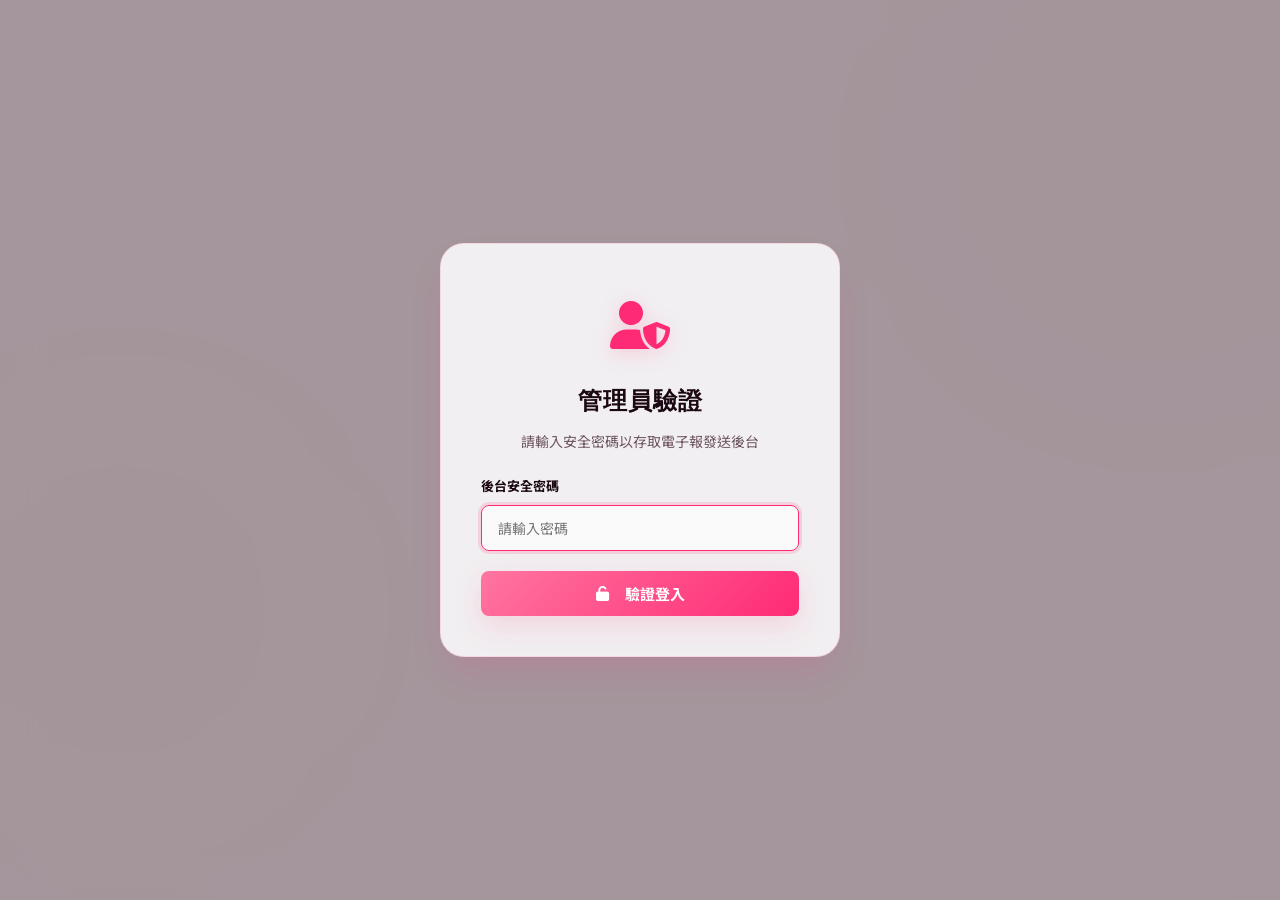
<file: admin/index.html>
<!DOCTYPE html>
<html lang="zh-Hant-TW">
<head>
  <meta charset="UTF-8">
  <meta name="viewport" content="width=device-width, initial-scale=1.0">
  <title>Carolina's Wonderland | 電子報與 LINE 整合群發後台</title>
  
  <!-- Google Fonts -->
  <link rel="preconnect" href="https://fonts.googleapis.com">
  <link rel="preconnect" href="https://fonts.gstatic.com" crossorigin>
  <link href="https://fonts.googleapis.com/css2?family=Cormorant+Garamond:wght@400;600;700&family=Noto+Sans+TC:wght@300;400;500;700;900&family=Outfit:wght@300;400;600;700;800&display=swap" rel="stylesheet">
  
  <!-- FontAwesome Icons -->
  <link rel="stylesheet" href="https://cdnjs.cloudflare.com/ajax/libs/font-awesome/6.4.0/css/all.min.css">
  
  <!-- Custom Stylesheet -->
  <link rel="stylesheet" href="../style.css">
  
  <style>
    body.admin-page-body {
      background: var(--bg-secondary);
      min-height: 100vh;
      display: flex;
      flex-direction: column;
      overflow: hidden; /* Prevent body scroll, scroll elements separately */
    }
    
    /* Login Glass Panel */
    .admin-login-overlay {
      position: fixed;
      top: 0;
      left: 0;
      width: 100%;
      height: 100%;
      background: rgba(28, 8, 19, 0.4);
      backdrop-filter: blur(20px);
      display: flex;
      align-items: center;
      justify-content: center;
      z-index: 9999;
      transition: var(--transition-smooth);
    }
    
    .admin-login-card {
      background: rgba(255, 255, 255, 0.85);
      border: 1px solid var(--border-glass);
      border-radius: var(--radius-lg);
      padding: 40px;
      max-width: 400px;
      width: 90%;
      text-align: center;
      box-shadow: var(--shadow-lg);
    }
    
    .dark-theme .admin-login-card {
      background: rgba(20, 16, 35, 0.85);
    }
    
    .admin-login-icon {
      font-size: 48px;
      color: var(--accent-pink);
      margin-bottom: 20px;
      filter: drop-shadow(0 4px 10px rgba(255, 42, 117, 0.2));
    }
    
    .admin-login-title {
      font-family: var(--font-display);
      font-weight: 700;
      font-size: 24px;
      margin-bottom: 10px;
      letter-spacing: 1px;
    }
    
    .admin-login-subtitle {
      font-size: 14px;
      color: var(--text-secondary);
      margin-bottom: 24px;
    }
    
    .admin-input-group {
      margin-bottom: 20px;
      text-align: left;
    }
    
    .admin-input-group label {
      display: block;
      font-size: 13px;
      font-weight: 700;
      color: var(--text-primary);
      margin-bottom: 8px;
    }
    
    .admin-input {
      width: 100%;
      padding: 12px 16px;
      border-radius: var(--radius-sm);
      border: 1px solid var(--border-glass);
      background: var(--bg-glass);
      color: var(--text-primary);
      font-size: 14px;
      transition: var(--transition-fast);
    }
    
    .admin-input:focus {
      outline: none;
      border-color: var(--accent-pink);
      box-shadow: 0 0 0 3px rgba(255, 42, 117, 0.15);
    }
    
    /* 側邊欄版面配置 Layout */
    .admin-dashboard-layout {
      display: flex;
      min-height: 100vh;
      width: 100vw;
    }
    
    /* Sidebar Styling (Light Theme Accented) */
    .sidebar {
      width: 260px;
      min-width: 260px;
      background: var(--bg-glass);
      backdrop-filter: blur(20px);
      -webkit-backdrop-filter: blur(20px);
      border-right: 1px solid var(--border-glass);
      display: flex;
      flex-direction: column;
      padding: 30px 0;
      z-index: 100;
      transition: var(--transition-smooth);
    }
    
    .sidebar-logo {
      padding: 0 24px 30px 24px;
      border-bottom: 1px solid var(--border-glass);
      display: flex;
      align-items: center;
      gap: 10px;
      font-size: 20px;
      font-weight: 800;
      color: var(--text-primary);
    }
    
    .sidebar-logo i {
      color: var(--accent-pink);
      filter: drop-shadow(0 2px 5px rgba(255, 42, 117, 0.3));
    }
    
    .sidebar-menu {
      flex: 1;
      padding: 24px 16px;
      display: flex;
      flex-direction: column;
      gap: 8px;
    }
    
    .menu-item {
      background: none;
      border: none;
      color: var(--text-secondary);
      padding: 12px 16px;
      font-size: 14px;
      font-weight: 600;
      border-radius: var(--radius-sm);
      cursor: pointer;
      display: flex;
      align-items: center;
      gap: 12px;
      text-align: left;
      transition: var(--transition-fast);
      width: 100%;
    }
    
    .menu-item:hover {
      background: rgba(233, 27, 98, 0.05);
      color: var(--accent-pink);
    }
    
    .menu-item.active {
      background: var(--grad-primary);
      color: #fff;
      box-shadow: 0 4px 12px rgba(255, 42, 117, 0.15);
    }
    
    .sidebar-footer {
      padding: 20px 16px 0 16px;
      border-top: 1px solid var(--border-glass);
    }
    
    .sidebar-logout-btn {
      width: 100%;
      background: rgba(255, 59, 48, 0.05);
      border: 1px solid rgba(255, 59, 48, 0.15);
      color: #ff3b30;
      padding: 12px;
      border-radius: var(--radius-sm);
      font-size: 14px;
      font-weight: 700;
      cursor: pointer;
      display: flex;
      align-items: center;
      justify-content: center;
      gap: 8px;
      transition: var(--transition-fast);
    }
    
    .sidebar-logout-btn:hover {
      background: #ff3b30;
      color: #fff;
      box-shadow: 0 4px 12px rgba(255, 59, 48, 0.2);
    }
    
    /* Main Area Styling */
    .main-content {
      flex: 1;
      display: flex;
      flex-direction: column;
      background: var(--bg-secondary);
      overflow-y: auto;
      height: 100vh;
    }
    
    .main-header {
      background: var(--bg-glass);
      backdrop-filter: blur(12px);
      -webkit-backdrop-filter: blur(12px);
      border-bottom: 1px solid var(--border-glass);
      padding: 16px 30px;
      display: flex;
      justify-content: space-between;
      align-items: center;
      position: sticky;
      top: 0;
      z-index: 90;
    }
    
    .main-header-title {
      font-family: var(--font-display);
      font-size: 20px;
      font-weight: 800;
      color: var(--text-primary);
    }
    
    .content-body {
      padding: 30px;
      flex: 1;
    }
    
    /* Panel Tabs display styling */
    .content-panel {
      display: none;
      animation: fadeIn 0.4s cubic-bezier(0.165, 0.84, 0.44, 1);
    }
    
    .content-panel.active {
      display: block;
    }
    
    @keyframes fadeIn {
      from { opacity: 0; transform: translateY(10px); }
      to { opacity: 1; transform: translateY(0); }
    }
    
    .dashboard-card {
      background: var(--bg-glass);
      border: 1px solid var(--border-glass);
      border-radius: var(--radius-lg);
      padding: 30px;
      box-shadow: var(--shadow-sm);
      margin-bottom: 30px;
      backdrop-filter: blur(12px);
      -webkit-backdrop-filter: blur(12px);
      transition: var(--transition-smooth);
    }
    
    .dashboard-card:hover {
      border-color: var(--border-glass-hover);
      box-shadow: var(--shadow-md);
    }
    
    .card-title-bar {
      display: flex;
      justify-content: space-between;
      align-items: center;
      margin-bottom: 20px;
      border-bottom: 1px solid var(--border-glass);
      padding-bottom: 12px;
    }
    
    .card-title-bar h2 {
      font-size: 18px;
      font-weight: 700;
      display: flex;
      align-items: center;
      gap: 10px;
      color: var(--text-primary);
    }
    
    .card-title-bar h2 i {
      color: var(--accent-pink);
    }
    
    /* Config Panel (Settings) */
    .config-flex {
      display: grid;
      grid-template-columns: 1fr 1fr;
      gap: 16px;
      margin-bottom: 16px;
    }
    
    @media (max-width: 576px) {
      .config-flex {
        grid-template-columns: 1fr;
      }
    }
    
    /* Stat Cards */
    .stats-container {
      display: grid;
      grid-template-columns: repeat(3, 1fr);
      gap: 16px;
      margin-bottom: 24px;
    }
    
    .stat-box {
      background: rgba(255, 255, 255, 0.4);
      border: 1px solid var(--border-glass);
      border-radius: var(--radius-md);
      padding: 16px;
      text-align: center;
      transition: var(--transition-fast);
    }
    
    .dark-theme .stat-box {
      background: rgba(20, 16, 35, 0.4);
    }
    
    .stat-box:hover {
      transform: translateY(-2px);
      border-color: var(--accent-pink);
    }
    
    .stat-value {
      font-family: var(--font-display);
      font-size: 28px;
      font-weight: 800;
      color: var(--accent-pink);
    }
    
    .stat-label {
      font-size: 12px;
      font-weight: 700;
      color: var(--text-secondary);
      margin-top: 4px;
    }
    
    /* Editor Helper Buttons */
    .editor-helpers {
      display: flex;
      flex-wrap: wrap;
      gap: 8px;
      margin-bottom: 10px;
    }
    
    .helper-btn {
      background: rgba(233, 27, 98, 0.05);
      border: 1px solid rgba(233, 27, 98, 0.15);
      color: var(--accent-pink);
      padding: 6px 12px;
      font-size: 12px;
      font-weight: 500;
      border-radius: var(--radius-sm);
      cursor: pointer;
      transition: var(--transition-fast);
    }
    
    .helper-btn:hover {
      background: var(--accent-pink);
      color: #fff;
    }
    
    /* Checklist channels */
    .channels-selector {
      display: flex;
      gap: 20px;
      margin: 18px 0;
      flex-wrap: wrap;
    }
    
    .checkbox-container {
      display: flex;
      align-items: center;
      gap: 8px;
      cursor: pointer;
      font-size: 14px;
      font-weight: 700;
    }
    
    .checkbox-container input {
      width: 18px;
      height: 18px;
      accent-color: var(--accent-pink);
      cursor: pointer;
    }
    
    /* Lists Table */
    .list-wrapper {
      max-height: 400px;
      overflow-y: auto;
      border: 1px solid var(--border-glass);
      border-radius: var(--radius-md);
      background: rgba(255, 255, 255, 0.3);
    }
    
    .dark-theme .list-wrapper {
      background: rgba(10, 8, 19, 0.3);
    }
    
    .data-table {
      width: 100%;
      border-collapse: collapse;
      font-size: 13px;
      text-align: left;
    }
    
    .data-table th, .data-table td {
      padding: 12px 16px;
      border-bottom: 1px solid var(--border-glass);
    }
    
    .data-table th {
      background: rgba(233, 27, 98, 0.03);
      font-weight: 700;
      color: var(--text-primary);
    }
    
    .data-table tr:last-child td {
      border-bottom: none;
    }
    
    .text-mono {
      font-family: monospace;
      background: rgba(0,0,0,0.05);
      padding: 2px 6px;
      border-radius: 4px;
      font-size: 11px;
    }
    
    .dark-theme .text-mono {
      background: rgba(255,255,255,0.08);
    }
    
    /* Log Panel */
    .log-box {
      background: #1c0813;
      color: #55efc4;
      font-family: monospace;
      padding: 16px;
      border-radius: var(--radius-md);
      height: 350px;
      overflow-y: auto;
      font-size: 12px;
      line-height: 1.6;
      border: 1px solid rgba(255,255,255,0.1);
    }
    
    .log-line {
      margin-bottom: 6px;
      word-break: break-all;
    }
    
    .log-time {
      color: #a68d9a;
    }
    
    .log-err {
      color: #ff7675;
    }
    
    .tab-nav {
      display: flex;
      gap: 10px;
      margin-bottom: 16px;
      border-bottom: 1px solid var(--border-glass);
      padding-bottom: 10px;
    }
    
    .tab-btn {
      background: none;
      border: none;
      padding: 8px 16px;
      font-size: 13px;
      font-weight: 700;
      color: var(--text-secondary);
      cursor: pointer;
      border-radius: var(--radius-sm);
      transition: var(--transition-fast);
    }
    
    .tab-btn.active {
      background: rgba(233, 27, 98, 0.1);
      color: var(--accent-pink);
    }
    
    .tab-content {
      display: none;
    }
    
    .tab-content.active {
      display: block;
    }
    
    /* Mobile Menu Toggle Button */
    .mobile-menu-toggle {
      display: none;
      background: none;
      border: none;
      font-size: 20px;
      color: var(--text-primary);
      cursor: pointer;
      padding: 4px;
    }
    
    /* Responsive Mode queries */
    @media (max-width: 768px) {
      .mobile-menu-toggle {
        display: block;
      }
      
      .sidebar {
        position: fixed;
        left: -260px;
        top: 0;
        bottom: 0;
        height: 100vh;
        z-index: 1000;
        box-shadow: none;
      }
      
      .sidebar.open {
        left: 0;
        box-shadow: 5px 0 30px rgba(0,0,0,0.25);
      }
      
      .main-header {
        padding: 16px 20px;
      }
      
      .content-body {
        padding: 20px;
      }
    }
  </style>
</head>
<body class="light-theme admin-page-body">

  <!-- Ambient Light Effects -->
  <div class="glow-sphere sphere-1" style="background: radial-gradient(circle, rgba(255, 42, 117, 0.05) 0%, rgba(0,0,0,0) 70%);"></div>
  <div class="glow-sphere sphere-2" style="background: radial-gradient(circle, rgba(245, 158, 11, 0.03) 0%, rgba(0,0,0,0) 70%);"></div>

  <!-- Admin Login Overlay -->
  <div id="login-overlay" class="admin-login-overlay">
    <div class="admin-login-card">
      <div class="admin-login-icon">
        <i class="fa-solid fa-user-shield"></i>
      </div>
      <h2 class="admin-login-title">管理員驗證</h2>
      <p class="admin-login-subtitle">請輸入安全密碼以存取電子報發送後台</p>
      
      <form id="login-form">
        <!-- GAS URL Configuration (Only visible on initial setup if GAS URL is not saved) -->
        <div class="admin-input-group" id="login-gas-group" style="display: none; border-bottom: 1px solid var(--border-glass); padding-bottom: 12px; margin-bottom: 16px;">
          <label for="login-gas-url" style="color: var(--accent-pink);"><i class="fa-solid fa-link"></i> 設定後端 GAS 網址 (初次登入必填)</label>
          <input type="text" id="login-gas-url" class="admin-input" placeholder="https://script.google.com/macros/s/.../exec">
        </div>
        <div class="admin-input-group">
          <label for="admin-password">後台安全密碼</label>
          <input type="password" id="admin-password" class="admin-input" placeholder="請輸入密碼" required autofocus>
        </div>
        <button type="submit" class="btn btn-primary" style="width: 100%; border: none; padding: 12px; font-weight: 700; cursor: pointer; border-radius: var(--radius-sm); background: var(--grad-primary); color: #fff;">
          <i class="fa-solid fa-unlock" style="margin-right: 6px;"></i> 驗證登入
        </button>
      </form>
    </div>
  </div>

  <!-- Admin Sidebar & Dashboard Layout -->
  <div class="admin-dashboard-layout" id="dashboard-content" style="display: none;">
    
    <!-- Sidebar Panel (Left) -->
    <aside class="sidebar" id="admin-sidebar">
      <div class="sidebar-logo">
        <i class="fa-solid fa-crown"></i>
        <span>Carolina's Admin</span>
      </div>
      <nav class="sidebar-menu">
        <button class="menu-item active" onclick="switchSidebarTab('panel-overview')">
          <i class="fa-solid fa-chart-line"></i> 儀表板總覽
        </button>
        <button class="menu-item" onclick="switchSidebarTab('panel-compose')">
          <i class="fa-solid fa-pen-fancy"></i> 撰寫與群發
        </button>
        <button class="menu-item" onclick="switchSidebarTab('panel-subscribers')">
          <i class="fa-solid fa-address-book"></i> 訂閱者名單
        </button>
        <button class="menu-item" onclick="switchSidebarTab('panel-settings')">
          <i class="fa-solid fa-sliders"></i> 系統與安全
        </button>
      </nav>
      <div class="sidebar-footer">
        <button id="btn-logout" class="sidebar-logout-btn">
          <i class="fa-solid fa-right-from-bracket"></i> 登出管理後台
        </button>
      </div>
    </aside>

    <!-- Main View Panel (Right) -->
    <main class="main-content">
      
      <!-- Top header bar -->
      <header class="main-header">
        <div style="display: flex; align-items: center; gap: 12px;">
          <button class="mobile-menu-toggle" id="sidebar-toggle-btn" aria-label="切換選單">
            <i class="fa-solid fa-bars"></i>
          </button>
          <span class="main-header-title" id="current-view-title">儀表板總覽</span>
        </div>
        
        <div style="display: flex; gap: 12px; align-items: center;">
          <button id="btn-sync" class="btn" style="background: var(--grad-primary); border: none; color: #fff; padding: 8px 16px; font-size: 13px; font-weight: 700; border-radius: var(--radius-sm); cursor: pointer; display: inline-flex; align-items: center; gap: 6px; box-shadow: var(--shadow-sm);">
            <i class="fa-solid fa-rotate"></i> 同步試算表數據
          </button>
        </div>
      </header>

      <!-- View body containing panel views -->
      <div class="content-body">
        
        <!-- View 1: Overview Panel -->
        <div id="panel-overview" class="content-panel active">
          <!-- Stats Box -->
          <div class="dashboard-card" style="padding-bottom: 20px;">
            <div class="card-title-bar">
              <h2><i class="fa-solid fa-chart-simple"></i> 目前資料庫統計</h2>
            </div>
            
            <div class="stats-container">
              <div class="stat-box">
                <div id="stat-emails" class="stat-value">0</div>
                <div class="stat-label">Email 訂閱</div>
              </div>
              <div class="stat-box">
                <div id="stat-line-users" class="stat-value">0</div>
                <div class="stat-label">LINE 用戶</div>
              </div>
              <div class="stat-box">
                <div id="stat-line-groups" class="stat-value">0</div>
                <div class="stat-label">LINE 群組</div>
              </div>
            </div>
          </div>

          <!-- Logs card panel -->
          <div class="dashboard-card">
            <div class="card-title-bar">
              <h2><i class="fa-solid fa-terminal"></i> 執行日誌 (Logs)</h2>
            </div>
            <div id="log-box" class="log-box">
              <div class="log-line"><span class="log-time">[12:00:00]</span> 系統載入完成，等待管理員驗證...</div>
            </div>
          </div>
        </div>

        <!-- View 2: Compose & Send Panel -->
        <div id="panel-compose" class="content-panel">
          <!-- Hidden File Input for Local Image Uploading -->
          <input type="file" id="newsletter-image-file" accept="image/*" style="display: none;">
          <div class="dashboard-card" style="margin-bottom: 0;">
            <div class="card-title-bar">
              <h2><i class="fa-solid fa-pen-fancy"></i> 撰寫電子報訊息</h2>
              <span style="font-size: 12px; color: var(--text-muted); font-weight: 600;">HTML 格式支援</span>
            </div>

            <form id="newsletter-form">
              <div class="admin-input-group">
                <label for="newsletter-subject" style="display: flex; justify-content: space-between; align-items: center; width: 100%;">
                  <span>郵件主旨 (僅 Gmail 通道生效)</span>
                  <span style="font-size: 12px; font-weight: normal; color: var(--text-secondary); display: flex; align-items: center; gap: 4px;">
                    發送帳號: 
                    <select id="sender-email-select" style="background: var(--bg-glass); border: 1px solid var(--border-glass); border-radius: var(--radius-sm); padding: 2px 8px; font-size: 11px; color: var(--text-primary); cursor: pointer; max-width: 220px; outline: none;">
                      <option value="">載入中...</option>
                    </select>
                  </span>
                </label>
                <input type="text" id="newsletter-subject" class="admin-input" placeholder="請輸入電子報主旨" required>
              </div>

              <div class="admin-input-group">
                <label style="display: flex; justify-content: space-between;">
                  <span>訊息內文</span>
                  <span style="font-size: 11px; font-weight: 500; color: var(--accent-pink);">* LINE 將會自動濾除 HTML 標籤發送純文字</span>
                </label>
                
                <!-- Quick HTML Editor Helpers -->
                <div class="editor-helpers">
                  <button type="button" class="helper-btn" onclick="insertTag('<br>')"><i class="fa-solid fa-arrow-down-long"></i> 換行</button>
                  <button type="button" class="helper-btn" onclick="insertTag('<strong>', '</strong>')"><i class="fa-solid fa-bold"></i> 粗體</button>
                  <button type="button" class="helper-btn" onclick="insertTag('<h3>', '</h3>')"><i class="fa-solid fa-heading"></i> 標題</button>
                  <button type="button" class="helper-btn" onclick="insertTag('<p style=\'color:#ff2a75;\'>', '</p>')"><i class="fa-solid fa-palette"></i> 桃紅字</button>
                  <button type="button" class="helper-btn" onclick="triggerLocalImageUpload()"><i class="fa-solid fa-upload"></i> 上傳本機圖片</button>
                  <button type="button" class="helper-btn" onclick="insertImageUrl()"><i class="fa-solid fa-image"></i> 插入網路圖片</button>
                  <button type="button" class="helper-btn" onclick="insertQuickLink()"><i class="fa-solid fa-link"></i> 插入快速連結</button>
                </div>

                <textarea id="newsletter-content" class="admin-input" style="height: 300px; font-family: monospace; resize: vertical; line-height: 1.5;" placeholder="請輸入您想群發的內容...\n您可以使用上述輔助按鈕快速排版。" required></textarea>
              </div>

              <div class="admin-input-group">
                <label>選擇發送目標管道</label>
                <div class="channels-selector">
                  <label class="checkbox-container">
                    <input type="checkbox" id="channel-email" checked>
                    <i class="fa-solid fa-envelope" style="color: #ea4335;"></i> Gmail 訂閱名單 (<span id="count-email-send">0</span>)
                  </label>
                  <label class="checkbox-container">
                    <input type="checkbox" id="channel-line-user" checked>
                    <i class="fa-brands fa-line" style="color: #06c755;"></i> LINE 好友單聊 (<span id="count-line-user-send">0</span>)
                  </label>
                  <label class="checkbox-container">
                    <input type="checkbox" id="channel-line-group" checked>
                    <i class="fa-solid fa-users" style="color: #00b900;"></i> LINE 群聊群組 (<span id="count-line-group-send">0</span>)
                  </label>
                </div>
              </div>

              <button type="submit" id="btn-submit-newsletter" class="btn btn-primary" style="width: 100%; border: none; padding: 14px; font-weight: 700; cursor: pointer; border-radius: var(--radius-sm); background: var(--grad-primary); color: #fff; font-size: 16px; display: flex; align-items: center; justify-content: center; gap: 8px;">
                <i class="fa-solid fa-paper-plane"></i> 開始群發電子報 (一鍵同步送出)
              </button>
            </form>
          </div>
        </div>

        <!-- View 3: Subscriber Directory Panel -->
        <div id="panel-subscribers" class="content-panel">
          <div class="dashboard-card" style="margin-bottom: 0;">
            <div class="card-title-bar">
              <h2><i class="fa-solid fa-address-book"></i> 訂閱群眾清單</h2>
            </div>

            <div class="tab-nav">
              <button class="tab-btn active" onclick="switchTab('tab-emails')">Emails</button>
              <button class="tab-btn" onclick="switchTab('tab-line-users')">LINE 用戶</button>
              <button class="tab-btn" onclick="switchTab('tab-line-groups')">LINE 群組</button>
            </div>

            <!-- Email Tab -->
            <div id="tab-emails" class="tab-content active">
              <div class="list-wrapper" style="max-height: 450px;">
                <table class="data-table">
                  <thead>
                    <tr>
                      <th>電子信箱</th>
                      <th>來源</th>
                    </tr>
                  </thead>
                  <tbody id="table-emails-body">
                    <tr>
                      <td colspan="2" style="text-align: center; color: var(--text-muted);">無資料，請點擊上方「同步數據」</td>
                    </tr>
                  </tbody>
                </table>
              </div>
            </div>

            <!-- LINE Users Tab -->
            <div id="tab-line-users" class="tab-content">
              <div class="list-wrapper" style="max-height: 450px;">
                <table class="data-table">
                  <thead>
                    <tr>
                      <th>LINE User ID</th>
                      <th>加入日期</th>
                    </tr>
                  </thead>
                  <tbody id="table-line-users-body">
                    <tr>
                      <td colspan="2" style="text-align: center; color: var(--text-muted);">無資料，請點擊上方「同步數據」</td>
                    </tr>
                  </tbody>
                </table>
              </div>
            </div>

            <!-- LINE Groups Tab -->
            <div id="tab-line-groups" class="tab-content">
              <div class="list-wrapper" style="max-height: 450px;">
                <table class="data-table">
                  <thead>
                    <tr>
                      <th>LINE Group ID</th>
                      <th>群組備註</th>
                    </tr>
                  </thead>
                  <tbody id="table-line-groups-body">
                    <tr>
                      <td colspan="2" style="text-align: center; color: var(--text-muted);">無資料，請點擊上方「同步數據」</td>
                    </tr>
                  </tbody>
                </table>
              </div>
            </div>
          </div>
        </div>

        <!-- View 4: System Configurations & Security Panel -->
        <div id="panel-settings" class="content-panel">
          <!-- Configurations -->
          <div class="dashboard-card">
            <div class="card-title-bar">
              <h2><i class="fa-solid fa-sliders"></i> 系統串接設定</h2>
            </div>
            <div>
              <div class="config-flex">
                <div class="admin-input-group" style="margin-bottom: 0;">
                  <label for="gas-url">GAS 部署網頁網址 (Web App URL)</label>
                  <input type="text" id="gas-url" class="admin-input" placeholder="https://script.google.com/macros/s/.../exec">
                </div>
                <div class="admin-input-group" style="margin-bottom: 0;">
                  <label for="line-token">LINE Channel Access Token</label>
                  <input type="password" id="line-token" class="admin-input" placeholder="貼上 LINE 官方帳號 Token">
                </div>
              </div>
              <p style="font-size: 12px; color: var(--text-muted); margin-top: 10px; margin-bottom: 16px;">
                * 設定將加密儲存於您的瀏覽器本地 (`localStorage`)，不會上傳至任何公開雲端伺服器。
              </p>
              <button id="btn-save-config" class="helper-btn" style="width: 120px; padding: 8px;">儲存串接設定</button>
            </div>
          </div>

          <!-- Password Reset Card -->
          <div class="dashboard-card" style="margin-bottom: 0;">
            <div class="card-title-bar">
              <h2><i class="fa-solid fa-key"></i> 安全與密碼設定</h2>
            </div>
            <form id="change-pwd-form" style="display: flex; flex-direction: column; gap: 12px;">
              <div class="admin-input-group" style="margin-bottom: 0;">
                <label for="new-password">變更管理員密碼</label>
                <input type="password" id="new-password" class="admin-input" placeholder="請輸入新密碼 (至少 6 位數)" required>
              </div>
              <div class="admin-input-group" style="margin-bottom: 8px;">
                <input type="password" id="confirm-password" class="admin-input" placeholder="再次確認新密碼" required>
              </div>
              <button type="submit" id="btn-change-pwd" class="btn btn-primary" style="width: 100%; border: none; padding: 10px; font-weight: 700; cursor: pointer; border-radius: var(--radius-sm); background: var(--grad-primary); color: #fff; display: flex; align-items: center; justify-content: center; gap: 6px; font-size: 13px;">
                <i class="fa-solid fa-circle-check"></i> 確認變更密碼
              </button>
            </form>
          </div>
        </div>

      </div>
    </main>
  </div>

  <!-- Toast Notification -->
  <div id="toast-notification" class="toast-notification" style="z-index: 10000;">
    <i class="toast-icon"></i>
    <span class="toast-message"></span>
  </div>

  <!-- Dashboard JavaScript Logic -->
  <script>
    // 全局變數 (預設載入與官網 card 相同的 GAS URL，如有需要可在後台設定中更改)
    let gasUrl = "https://script.google.com/macros/s/AKfycbzxzXytRr49CDuwgh24sOTzkFPRBbLCbkOBIu4ZKwgoi44g3U0ZP5eXejL---kQhufm/exec";
    let lineToken = "";
    let isConfigOpen = false;
    let hasLoadedStats = false; // 快取狀態：是否已成功載入過試算表數據

    document.addEventListener('DOMContentLoaded', () => {
      // 載入 localStorage 的設定
      loadConfig();
      
      // 1. 檢查驗證狀態
      checkAuth();

      // 2. 登入表單事件 (採用伺服器端 GAS 進行密碼防護驗證)
      const loginForm = document.getElementById('login-form');
      loginForm.addEventListener('submit', async (e) => {
        e.preventDefault();
        const pwdInput = document.getElementById('admin-password').value;
        
        // 取得 GAS 網址 (優先取用輸入欄位，否則取用已儲存網址)
        const loginGasUrlInput = document.getElementById('login-gas-url');
        const loginGasUrl = loginGasUrlInput ? loginGasUrlInput.value.trim() : '';
        const selectedGasUrl = loginGasUrl || gasUrl;
        
        if (!selectedGasUrl) {
          showToast('請先輸入後端 GAS 部署網址！', 'fa-solid fa-triangle-exclamation', true);
          return;
        }

        const submitBtn = loginForm.querySelector('button[type="submit"]');
        const originalText = submitBtn.innerHTML;
        submitBtn.disabled = true;
        submitBtn.innerHTML = '<i class="fa-solid fa-spinner fa-spin"></i> 驗證中...';

        writeLog('Auth', '正在向後端驗證管理員密碼...');

        try {
          // 嘗試使用該密碼發送 getStats 請求以進行伺服器端驗證
          const response = await fetch(selectedGasUrl, {
            method: 'POST',
            mode: 'cors',
            headers: {
              'Content-Type': 'text/plain'
            },
            body: JSON.stringify({ 
              action: 'getStats',
              password: pwdInput
            })
          });

          const data = await response.json();
          
          if (data.success) {
            // 驗證成功，將網址與密碼存入對應儲存區
            localStorage.setItem('brandqueen_admin_gas_url', selectedGasUrl);
            gasUrl = selectedGasUrl;
            document.getElementById('gas-url').value = selectedGasUrl;
            
            sessionStorage.setItem('brandqueen_admin_passcode', pwdInput);
            sessionStorage.setItem('brandqueen_admin_authenticated', 'true');
            
            showToast('密碼驗證成功！載入控制板...', 'fa-solid fa-circle-check');
            checkAuth();
            
            // 渲染載入的資料並標記已成功載入，防止切換分頁重複查詢
            hasLoadedStats = true;
            renderDashboardStats(data);
          } else {
            showToast(data.error || '密碼錯誤，拒絕存取！', 'fa-solid fa-circle-xmark', true);
            document.getElementById('admin-password').value = "";
            document.getElementById('admin-password').focus();
          }
        } catch (err) {
          console.error(err);
          showToast('無法連接至後端，請確認 GAS 網址是否正確！', 'fa-solid fa-circle-xmark', true);
          
          // 如果連線失敗，自動將 GAS URL 設定欄位顯示出來，供管理員重新填寫或修正
          const loginGasGroup = document.getElementById('login-gas-group');
          if (loginGasGroup) {
            loginGasGroup.style.display = 'block';
            const loginGasUrlInput = document.getElementById('login-gas-url');
            if (loginGasUrlInput) {
              loginGasUrlInput.value = selectedGasUrl; // 填入目前的網址供修正
            }
          }
        } finally {
          submitBtn.disabled = false;
          submitBtn.innerHTML = originalText;
        }
      });

      // 3. 登出事件
      document.getElementById('btn-logout').addEventListener('click', () => {
        sessionStorage.removeItem('brandqueen_admin_authenticated');
        sessionStorage.removeItem('brandqueen_admin_passcode');
        showToast('您已成功登出管理後台！', 'fa-solid fa-circle-check');
        setTimeout(() => {
          window.location.reload();
        }, 1000);
      });

      // 4. 設定儲存
      document.getElementById('btn-save-config').addEventListener('click', () => {
        const gasVal = document.getElementById('gas-url').value.trim();
        const lineVal = document.getElementById('line-token').value.trim();
        
        localStorage.setItem('brandqueen_admin_gas_url', gasVal);
        localStorage.setItem('brandqueen_admin_line_token', lineVal);
        
        gasUrl = gasVal;
        lineToken = lineVal;
        
        showToast('串接設定儲存成功！', 'fa-solid fa-circle-check');
        writeLog('Setting', '串接設定已更新，儲存於本機。');
      });

      // 5. 同步資料按鈕
      document.getElementById('btn-sync').addEventListener('click', syncStats);

      // 6. 群發電子報表單提交
      document.getElementById('newsletter-form').addEventListener('submit', (e) => {
        e.preventDefault();
        sendNewsletter();
      });

      // 7. 修改密碼表單提交
      const changePwdForm = document.getElementById('change-pwd-form');
      if (changePwdForm) {
        changePwdForm.addEventListener('submit', async (e) => {
          e.preventDefault();
          const newPwd = document.getElementById('new-password').value;
          const confirmPwd = document.getElementById('confirm-password').value;
          const currentPasscode = sessionStorage.getItem('brandqueen_admin_passcode');
          
          if (!newPwd || newPwd.trim().length < 6) {
            showToast('新密碼長度必須至少為 6 位數！', 'fa-solid fa-triangle-exclamation', true);
            return;
          }
          
          if (newPwd !== confirmPwd) {
            showToast('兩次輸入的新密碼不一致！', 'fa-solid fa-triangle-exclamation', true);
            return;
          }
          
          const changeBtn = document.getElementById('btn-change-pwd');
          const originalBtnText = changeBtn.innerHTML;
          changeBtn.disabled = true;
          changeBtn.innerHTML = '<i class="fa-solid fa-spinner fa-spin"></i> 正在變更密碼...';
          
          writeLog('Security', '正在傳送密碼變更請求...');
          
          try {
            const response = await fetch(gasUrl, {
              method: 'POST',
              mode: 'cors',
              headers: {
                'Content-Type': 'text/plain'
              },
              body: JSON.stringify({
                action: 'changeAdminPassword',
                password: currentPasscode,
                newPassword: newPwd.trim()
              })
            });
            
            const data = await response.json();
            if (data.success) {
              // 變更成功，更新 Session 中的密碼
              sessionStorage.setItem('brandqueen_admin_passcode', newPwd.trim());
              showToast('密碼變更成功！新密碼已啟用。', 'fa-solid fa-circle-check');
              writeLog('Security', '密碼變更成功，新密碼已套用至當前 Session。');
              changePwdForm.reset();
            } else {
              showToast(data.error || '密碼變更失敗！', 'fa-solid fa-circle-xmark', true);
              writeLog('Security', '密碼變更失敗: ' + (data.error || '未知錯誤'), true);
            }
          } catch (err) {
            console.error(err);
            showToast('連線失敗，無法更新密碼！', 'fa-solid fa-circle-xmark', true);
          } finally {
            changeBtn.disabled = false;
            changeBtn.innerHTML = originalBtnText;
          }
        });
      }

      // 圖片本機選擇與上傳雲端監聽
      const fileInput = document.getElementById('newsletter-image-file');
      if (fileInput) {
        fileInput.addEventListener('change', async (e) => {
          const file = e.target.files[0];
          if (!file) return;

          // 限制檔案大小為 5MB (以防 GAS 傳輸超時)
          if (file.size > 5 * 1024 * 1024) {
            showToast('圖片檔案太大！請選擇 5MB 以下的圖片。', 'fa-solid fa-triangle-exclamation', true);
            fileInput.value = '';
            return;
          }

          const passcode = sessionStorage.getItem('brandqueen_admin_passcode');
          if (!passcode) {
            showToast('驗證失效，請重新登入！', 'fa-solid fa-triangle-exclamation', true);
            return;
          }

          // 讀取檔案為 Base64 字串
          const reader = new FileReader();
          reader.onload = async (event) => {
            const base64String = event.target.result.split(',')[1];
            
            // 載入中狀態提示
            const submitBtn = document.getElementById('btn-submit-newsletter');
            const originalText = submitBtn ? submitBtn.innerHTML : '';
            if (submitBtn) {
              submitBtn.disabled = true;
              submitBtn.innerHTML = '<i class="fa-solid fa-spinner fa-spin"></i> 正在將圖片上傳至雲端硬碟中...';
            }
            writeLog('Upload', `正在上傳本機圖片「${file.name}」到您的 Google Drive...`);
            showToast('正在上傳圖片中，請稍候...', 'fa-solid fa-spinner fa-spin');

            try {
              const response = await fetch(gasUrl, {
                method: 'POST',
                mode: 'cors',
                headers: {
                  'Content-Type': 'text/plain'
                },
                body: JSON.stringify({
                  action: 'uploadImage',
                  password: passcode,
                  fileName: file.name,
                  fileType: file.type,
                  base64Data: base64String
                })
              });

              const data = await response.json();
              if (data.success) {
                const imgHtml = `<img src="${data.url}" style="max-width:100%; border-radius:12px; margin:12px 0;" alt="${file.name}">`;
                insertTag(imgHtml);
                writeLog('Upload', `圖片上傳成功！已將雲端圖片代碼插入編輯器中。`);
                showToast('圖片上傳成功！已插入編輯區。', 'fa-solid fa-circle-check');
              } else {
                writeLog('Upload', '上傳失敗: ' + (data.error || '未知錯誤'), true);
                showToast(data.error || '上傳圖片發生錯誤！', 'fa-solid fa-circle-xmark', true);
              }
            } catch (err) {
              console.error(err);
              writeLog('Upload', '網路傳送錯誤: ' + err.toString(), true);
              showToast('無法連接至 GAS 伺服器，上傳失敗！', 'fa-solid fa-circle-xmark', true);
            } finally {
              if (submitBtn) {
                submitBtn.disabled = false;
                submitBtn.innerHTML = originalText;
              }
              fileInput.value = ''; // 清除欄位
            }
          };
          reader.readAsDataURL(file);
        });
      }

      // 手機版側邊欄開關控制
      const toggleBtn = document.getElementById('sidebar-toggle-btn');
      const sidebar = document.getElementById('admin-sidebar');
      if (toggleBtn && sidebar) {
        toggleBtn.addEventListener('click', () => {
          sidebar.classList.toggle('open');
        });
      }
      
      // 點擊側邊欄外面自動收合
      document.addEventListener('click', (e) => {
        if (window.innerWidth <= 768 && sidebar && sidebar.classList.contains('open')) {
          if (!sidebar.contains(e.target) && !toggleBtn.contains(e.target)) {
            sidebar.classList.remove('open');
          }
        }
      });
    });

    // 檢查登入權限
    function checkAuth() {
      const isAuth = sessionStorage.getItem('brandqueen_admin_authenticated') === 'true';
      const passcode = sessionStorage.getItem('brandqueen_admin_passcode');
      const loginOverlay = document.getElementById('login-overlay');
      const dashboardContent = document.getElementById('dashboard-content');
      const loginGasGroup = document.getElementById('login-gas-group');
      
      if (isAuth && passcode) {
        loginOverlay.style.display = 'none';
        dashboardContent.style.display = 'flex';
        writeLog('Auth', '管理員已驗證，存取授權成功。');
      } else {
        loginOverlay.style.display = 'flex';
        dashboardContent.style.display = 'none';
        
        // 若本機尚未設定 GAS 網址，顯示該欄位供初次配置
        if (!gasUrl) {
          if (loginGasGroup) loginGasGroup.style.display = 'block';
        } else {
          if (loginGasGroup) loginGasGroup.style.display = 'none';
        }
      }
    }

    // 載入串接設定
    function loadConfig() {
      gasUrl = localStorage.getItem('brandqueen_admin_gas_url') || "https://script.google.com/macros/s/AKfycbzxzXytRr49CDuwgh24sOTzkFPRBbLCbkOBIu4ZKwgoi44g3U0ZP5eXejL---kQhufm/exec";
      lineToken = localStorage.getItem('brandqueen_admin_line_token') || "";
      
      document.getElementById('gas-url').value = gasUrl;
      document.getElementById('line-token').value = lineToken;
      
      if (gasUrl) {
        writeLog('Config', '偵測到已儲存的 Google Apps Script 網址，已完成預載。');
      } else {
        writeLog('Config', '提示：尚未設定 GAS 網址，請先至「系統設定」中配置。');
      }
    }

    // 側邊欄切換分頁邏輯
    function switchSidebarTab(panelId) {
      // 1. 隱藏所有面板，移除按鈕 active 樣式
      document.querySelectorAll('.content-panel').forEach(panel => panel.classList.remove('active'));
      document.querySelectorAll('.menu-item').forEach(btn => btn.classList.remove('active'));
      
      // 2. 顯示點選的面板，新增按鈕 active 樣式
      document.getElementById(panelId).classList.add('active');
      
      // 尋找呼叫的按鈕並啟動 active
      const activeBtn = Array.from(document.querySelectorAll('.menu-item')).find(btn => 
        btn.getAttribute('onclick') && btn.getAttribute('onclick').includes(panelId)
      );
      if (activeBtn) activeBtn.classList.add('active');
      
      // 3. 更新 Header 顯示的標題
      const titles = {
        'panel-overview': '儀表板總覽',
        'panel-compose': '撰寫與群發',
        'panel-subscribers': '訂閱者名單',
        'panel-settings': '系統與安全設定'
      };
      document.getElementById('current-view-title').textContent = titles[panelId] || '後台管理';
      
      // 4. 收合手機板側邊欄 (如果在手機版上)
      const sidebar = document.getElementById('admin-sidebar');
      if (sidebar) sidebar.classList.remove('open');

      // 5. 自動觸發後端數據同步 (僅在首次載入分頁時觸發，後續點擊直接讀取快取；如需強制更新，可按右上角同步按鈕)
      if (panelId === 'panel-subscribers' || panelId === 'panel-overview') {
        if (gasUrl && sessionStorage.getItem('brandqueen_admin_authenticated') === 'true' && !hasLoadedStats) {
          syncStats();
        }
      }
    }

    // 文字編輯器輔助功能：插入標籤
    function insertTag(startTag, endTag = '') {
      const textarea = document.getElementById('newsletter-content');
      const startPos = textarea.selectionStart;
      const endPos = textarea.selectionEnd;
      const text = textarea.value;
      
      const selectedText = text.substring(startPos, endPos);
      const insertText = startTag + selectedText + endTag;
      
      textarea.value = text.substring(0, startPos) + insertText + text.substring(endPos);
      textarea.focus();
      textarea.selectionStart = startPos + startTag.length;
      textarea.selectionEnd = startPos + startTag.length + selectedText.length;
    }

    // 啟動本機圖片選擇與上傳
    function triggerLocalImageUpload() {
      const fileInput = document.getElementById('newsletter-image-file');
      if (fileInput) {
        fileInput.click();
      }
    }
    
    // 插入外部網路圖片 URL
    function insertImageUrl() {
      const url = prompt("請輸入外部圖片網址 (URL)：\n*(例如：https://domain.com/image.png)*", "https://");
      if (!url || url.trim() === "" || url === "https://") return;
      const imgHtml = `<img src="${url.trim()}" style="max-width:100%; border-radius:12px; margin:12px 0;" alt="品牌女王電子報圖片">`;
      insertTag(imgHtml);
    }
    
    // 插入快速連結標籤 (以精美桃紅字加底線呈現)
    function insertQuickLink() {
      const url = prompt("請輸入要跳轉的連結網址 (URL)：\n*(Email 請務必使用包含 https:// 的完整網址)*", "https://");
      if (!url || url.trim() === "" || url === "https://") return;
      const text = prompt("請輸入連結要顯示的文字：", "點此立即前往");
      if (!text || text.trim() === "") return;
      const linkHtml = `<a href="${url.trim()}" style="color:#ff2a75; font-weight:700; text-decoration:underline;">${text.trim()}</a>`;
      insertTag(linkHtml);
    }

    // 分頁切換 (Email / LINE 列表)
    function switchTab(tabId) {
      document.querySelectorAll('.tab-btn').forEach(btn => btn.classList.remove('active'));
      document.querySelectorAll('.tab-content').forEach(content => content.classList.remove('active'));
      
      event.target.classList.add('active');
      document.getElementById(tabId).classList.add('active');
    }

    // 寫入日誌顯示
    function writeLog(category, msg, isError = false) {
      const logBox = document.getElementById('log-box');
      const timeStr = new Date().toLocaleTimeString();
      const newLog = document.createElement('div');
      newLog.className = `log-line ${isError ? 'log-err' : ''}`;
      newLog.innerHTML = `<span class="log-time">[${timeStr}]</span> [${category}] ${msg}`;
      logBox.appendChild(newLog);
      logBox.scrollTop = logBox.scrollHeight;
    }

    // 渲染統計數據與列表
    function renderDashboardStats(data) {
      document.getElementById('stat-emails').textContent = data.emailCount;
      document.getElementById('stat-line-users').textContent = data.lineUserCount;
      document.getElementById('stat-line-groups').textContent = data.lineGroupCount;
      
      document.getElementById('count-email-send').textContent = data.emailCount;
      document.getElementById('count-line-user-send').textContent = data.lineUserCount;
      document.getElementById('count-line-group-send').textContent = data.lineGroupCount;

      // 顯示發件人信箱下拉選單
      const senderSelect = document.getElementById('sender-email-select');
      if (senderSelect) {
        senderSelect.innerHTML = '';
        if (data.senderEmails && data.senderEmails.length > 0) {
          data.senderEmails.forEach(email => {
            const opt = document.createElement('option');
            opt.value = email;
            opt.textContent = email;
            senderSelect.appendChild(opt);
          });
        } else if (data.senderEmail) {
          const opt = document.createElement('option');
          opt.value = data.senderEmail;
          opt.textContent = data.senderEmail;
          senderSelect.appendChild(opt);
        } else {
          const opt = document.createElement('option');
          opt.value = '';
          opt.textContent = '預設 Gmail 帳號';
          senderSelect.appendChild(opt);
        }
      }

      // 填入 Email 清單
      const emailBody = document.getElementById('table-emails-body');
      emailBody.innerHTML = '';
      if (data.emails.length === 0) {
        emailBody.innerHTML = '<tr><td colspan="2" style="text-align: center; color: var(--text-muted);">無 Email 訂閱資料</td></tr>';
      } else {
        data.emails.forEach(item => {
          emailBody.innerHTML += `<tr><td>${item.email}</td><td><span class="tag" style="background: rgba(233,27,98,0.1); color: var(--accent-pink); padding: 2px 8px; border-radius: 12px; font-size: 11px;">${item.source || '網站前台'}</span></td></tr>`;
        });
      }

      // 填入 LINE 用戶清單
      const lineUserBody = document.getElementById('table-line-users-body');
      lineUserBody.innerHTML = '';
      if (data.lineUsers.length === 0) {
        lineUserBody.innerHTML = '<tr><td colspan="2" style="text-align: center; color: var(--text-muted);">無 LINE 用戶資料</td></tr>';
      } else {
        data.lineUsers.forEach(item => {
          const formattedDate = item.date ? new Date(item.date).toLocaleDateString() : '';
          lineUserBody.innerHTML += `<tr><td><span class="text-mono">${item.userId.substring(0, 10)}...</span></td><td>${formattedDate}</td></tr>`;
        });
      }

      // 填入 LINE 群組清單
      const lineGroupBody = document.getElementById('table-line-groups-body');
      lineGroupBody.innerHTML = '';
      if (data.lineGroups.length === 0) {
        lineGroupBody.innerHTML = '<tr><td colspan="2" style="text-align: center; color: var(--text-muted);">無 LINE 群組資料</td></tr>';
      } else {
        data.lineGroups.forEach(item => {
          lineGroupBody.innerHTML += `<tr><td><span class="text-mono">${item.groupId.substring(0, 10)}...</span></td><td>${item.name || 'LINE 群聊'}</td></tr>`;
        });
      }
    }

    // 同步雲端試算表統計數據
    async function syncStats() {
      if (!gasUrl) {
        showToast('請先填寫並儲存 Google Apps Script 網頁應用程式網址！', 'fa-solid fa-triangle-exclamation', true);
        return;
      }
      
      const passcode = sessionStorage.getItem('brandqueen_admin_passcode');
      if (!passcode) {
        checkAuth();
        return;
      }

      const syncBtn = document.getElementById('btn-sync');
      const originalText = syncBtn.innerHTML;
      syncBtn.disabled = true;
      syncBtn.innerHTML = '<i class="fa-solid fa-spinner fa-spin"></i> 正在同步中...';
      
      writeLog('Sync', '開始向 Google 試算表請求最新統計與訂閱名單...');

      try {
        const response = await fetch(gasUrl, {
          method: 'POST',
          mode: 'cors',
          headers: {
            'Content-Type': 'text/plain'
          },
          body: JSON.stringify({ 
            action: 'getStats',
            password: passcode
          })
        });

        const data = await response.json();
        
        if (data.success) {
          hasLoadedStats = true; // 標記已成功載入
          renderDashboardStats(data);
          writeLog('Sync', `數據同步成功！Email: ${data.emailCount} 筆, LINE 用戶: ${data.lineUserCount} 筆, LINE 群組: ${data.lineGroupCount} 筆。`);
          showToast('雲端數據同步成功！', 'fa-solid fa-circle-check');
        } else {
          writeLog('Sync', '同步失敗: ' + (data.error || '未知錯誤'), true);
          showToast('同步數據發生錯誤，請確認密碼是否正確！', 'fa-solid fa-circle-xmark', true);
          
          if (data.error && data.error.indexOf('驗證失敗') !== -1) {
            sessionStorage.removeItem('brandqueen_admin_authenticated');
            sessionStorage.removeItem('brandqueen_admin_passcode');
            setTimeout(() => window.location.reload(), 1500);
          }
        }
      } catch (err) {
        console.error(err);
        writeLog('Sync', '網路傳送錯誤: ' + err.toString(), true);
        showToast('無法連接至 GAS 伺服器，請檢查 URL 配置！', 'fa-solid fa-circle-xmark', true);
      } finally {
        syncBtn.disabled = false;
        syncBtn.innerHTML = originalText;
      }
    }

    // 發送電子報
    async function sendNewsletter() {
      if (!gasUrl) {
        showToast('請先填寫並儲存 GAS 伺服器網址！', 'fa-solid fa-triangle-exclamation', true);
        return;
      }
      
      const passcode = sessionStorage.getItem('brandqueen_admin_passcode');
      if (!passcode) {
        checkAuth();
        return;
      }

      const channelEmail = document.getElementById('channel-email').checked;
      const channelLineUser = document.getElementById('channel-line-user').checked;
      const channelLineGroup = document.getElementById('channel-line-group').checked;
      
      if (!channelEmail && !channelLineUser && !channelLineGroup) {
        showToast('請至少選擇一個發送管道！', 'fa-solid fa-triangle-exclamation', true);
        return;
      }

      if ((channelLineUser || channelLineGroup) && !lineToken) {
        showToast('發送 LINE 訊息需要配置 LINE Channel Access Token！', 'fa-solid fa-triangle-exclamation', true);
        return;
      }

      const subject = document.getElementById('newsletter-subject').value.trim();
      const content = document.getElementById('newsletter-content').value;
      
      const confirmSend = confirm(`確定要發送這份電子報嗎？\n\n郵件主旨：${subject}\n發送通道：\n- Gmail: ${channelEmail ? '開啟' : '關閉'}\n- LINE 單聊: ${channelLineUser ? '開啟' : '關閉'}\n- LINE 群聊群組: ${channelLineGroup ? '開啟' : '關閉'}`);
      if (!confirmSend) return;

      const submitBtn = document.getElementById('btn-submit-newsletter');
      const originalText = submitBtn.innerHTML;
      submitBtn.disabled = true;
      submitBtn.innerHTML = '<i class="fa-solid fa-spinner fa-spin"></i> 正在群發推送中，請勿關閉視窗...';

      writeLog('Send', '開始執行電子報群發任務...');

      const senderEmailSelect = document.getElementById('sender-email-select');
      const senderEmail = senderEmailSelect ? senderEmailSelect.value : '';

      try {
        const response = await fetch(gasUrl, {
          method: 'POST',
          mode: 'cors',
          headers: {
            'Content-Type': 'text/plain'
          },
          body: JSON.stringify({
            action: 'sendNewsletter',
            password: passcode,
            subject: subject,
            content: content,
            lineToken: lineToken,
            senderEmail: senderEmail,
            channels: {
              email: channelEmail,
              lineUser: channelLineUser,
              lineGroup: channelLineGroup
            }
          })
        });

        const data = await response.json();
        
        if (data.success) {
          const res = data.results;
          writeLog('Send', `發送任務完成！詳細結果：\n` + 
            `- Gmail 成功寄出：${res.emailSent} 封 (失敗 ${res.emailFailed} 封)\n` +
            `- LINE 個人送達：${res.lineUserSent} 戶 (失敗 ${res.lineUserFailed} 戶)\n` +
            `- LINE 群組送達：${res.lineGroupSent} 個 (失敗 ${res.lineGroupFailed} 個)`
          );
          
          if (res.errors && res.errors.length > 0) {
            res.errors.forEach(err => writeLog('Send_Error', err, true));
          }
          
          showToast('電子報群送已全數處理完畢！', 'fa-solid fa-circle-check');
          
          document.getElementById('newsletter-subject').value = "";
          document.getElementById('newsletter-content').value = "";
          
          setTimeout(syncStats, 1000);
        } else {
          writeLog('Send', '發送失敗: ' + (data.error || '未知錯誤'), true);
          showToast('發送程序發生錯誤，請檢查 Logs！', 'fa-solid fa-circle-xmark', true);
          
          if (data.error && data.error.indexOf('驗證失敗') !== -1) {
            sessionStorage.removeItem('brandqueen_admin_authenticated');
            sessionStorage.removeItem('brandqueen_admin_passcode');
            setTimeout(() => window.location.reload(), 1500);
          }
        }
      } catch (err) {
        console.error(err);
        writeLog('Send', '網路發送錯誤: ' + err.toString(), true);
        showToast('無法連接至 GAS 伺服器，發送失敗！', 'fa-solid fa-circle-xmark', true);
      } finally {
        submitBtn.disabled = false;
        submitBtn.innerHTML = originalText;
      }
    }

    // Toast 顯示輔助函數
    function showToast(message, iconClass = 'fa-solid fa-circle-check', isError = false) {
      const toast = document.getElementById('toast-notification');
      const toastIcon = toast.querySelector('.toast-icon');
      const toastMessage = toast.querySelector('.toast-message');
      
      toastIcon.className = `${iconClass} toast-icon`;
      if (isError) {
        toastIcon.style.color = '#ff3b30';
        toast.style.borderColor = 'rgba(255, 59, 48, 0.2)';
      } else {
        toastIcon.style.color = 'var(--accent-pink)';
        toast.style.borderColor = 'rgba(233, 27, 98, 0.15)';
      }
      
      toastMessage.textContent = message;
      toast.classList.add('show');
      
      setTimeout(() => {
        toast.classList.remove('show');
      }, 3500);
    }
  </script>
</body>
</html>
</file>
<file: style.css>
/* ==========================================================================
   iBrandQueen - Premium CSS Design System & Stylesheet
   Author: Antigravity
   ========================================================================== */

/* --------------------------------------------------------------------------
   1. Design System Tokens & Base Setup
   -------------------------------------------------------------------------- */
:root {
  /* Colors (Light Theme Default) - Premium White & Peach Pink */
  --bg-primary: #ffffff;
  --bg-secondary: #fff5f8;
  --bg-glass: rgba(255, 255, 255, 0.7);
  --border-glass: rgba(255, 42, 117, 0.12);
  --border-glass-hover: rgba(255, 42, 117, 0.25);
  
  --text-primary: #1c0813;
  --text-secondary: #6e5461;
  --text-muted: #a68d9a;
  
  /* Brand Gradients & Accents (Peach Pink / 桃紅) */
  --accent-purple: #ff5c97; /* Light Peach Pink */
  --accent-pink: #ff2a75; /* Vibrant 桃紅 */
  --accent-gold: #d97706;
  --accent-gold-light: #f59e0b;
  
  --grad-primary: linear-gradient(135deg, #ff75a0 0%, #ff2a75 100%);
  --grad-gold: linear-gradient(135deg, #f59e0b 0%, #d97706 100%);
  --grad-dark: linear-gradient(180deg, #ffffff 0%, #fff5f8 100%);
  --grad-glow: radial-gradient(circle, rgba(255, 42, 117, 0.08) 0%, rgba(0, 0, 0, 0) 70%);

  /* Typography */
  --font-display: 'Outfit', sans-serif;
  --font-body: 'Noto Sans TC', sans-serif;
  
  /* Spacing & Borders */
  --radius-sm: 8px;
  --radius-md: 16px;
  --radius-lg: 24px;
  --radius-xl: 32px;
  --transition-smooth: all 0.4s cubic-bezier(0.16, 1, 0.3, 1);
  --transition-fast: all 0.2s ease;
  
  /* Shadow System */
  --shadow-sm: 0 4px 6px -1px rgba(255, 42, 117, 0.03), 0 2px 4px -1px rgba(255, 42, 117, 0.02);
  --shadow-md: 0 10px 30px -5px rgba(255, 42, 117, 0.08);
  --shadow-lg: 0 20px 40px -10px rgba(255, 42, 117, 0.15);
  --shadow-glow: 0 10px 30px rgba(255, 42, 117, 0.15);
  --shadow-gold-glow: 0 10px 30px rgba(217, 119, 6, 0.15);
}

/* Dark Theme Variables Override */
.dark-theme {
  --bg-primary: #0a0813;
  --bg-secondary: rgba(20, 16, 35, 0.6);
  --bg-glass: rgba(255, 255, 255, 0.03);
  --border-glass: rgba(255, 255, 255, 0.07);
  --border-glass-hover: rgba(255, 255, 255, 0.15);
  
  --text-primary: #f5f4fa;
  --text-secondary: #a7a4c0;
  --text-muted: #6e6a8d;
  
  --accent-purple: #ff5c97;
  --accent-pink: #ff2a75;
  
  --grad-dark: linear-gradient(180deg, #0a0813 0%, #120e25 100%);
  --grad-glow: radial-gradient(circle, rgba(255, 42, 117, 0.15) 0%, rgba(0, 0, 0, 0) 70%);
  
  --shadow-md: 0 10px 15px -3px rgba(0, 0, 0, 0.3), 0 4px 6px -2px rgba(0, 0, 0, 0.05);
  --shadow-lg: 0 20px 25px -5px rgba(0, 0, 0, 0.5), 0 10px 10px -5px rgba(0, 0, 0, 0.04);
  --shadow-glow: 0 0 30px rgba(255, 42, 117, 0.25);
  --shadow-gold-glow: 0 0 30px rgba(217, 119, 6, 0.2);
}

/* Reset */
* {
  margin: 0;
  padding: 0;
  box-sizing: border-box;
}

html {
  scroll-behavior: smooth;
  -webkit-text-size-adjust: 100%;
  overflow-x: hidden;
}

body {
  font-family: var(--font-body);
  background: var(--bg-primary);
  color: var(--text-primary);
  overflow-x: hidden;
  line-height: 1.6;
  transition: background-color 0.4s ease, color 0.4s ease;
}

a {
  text-decoration: none;
  color: inherit;
  transition: var(--transition-fast);
}

button, input, select, textarea {
  font-family: inherit;
}

/* --------------------------------------------------------------------------
   2. Layout & Utility Classes
   -------------------------------------------------------------------------- */
.container {
  width: 100%;
  max-width: 1200px;
  margin: 0 auto;
  padding: 0 24px;
}

/* Ambient Background Lights */
.glow-sphere {
  position: absolute;
  width: 40vw;
  height: 40vw;
  max-width: 500px;
  max-height: 500px;
  border-radius: 50%;
  filter: blur(100px);
  z-index: -1;
  pointer-events: none;
  opacity: 0.35;
  mix-blend-mode: multiply;
}

.dark-theme .glow-sphere {
  mix-blend-mode: screen;
  opacity: 0.6;
}

.sphere-1 {
  top: -10%;
  right: -10%;
  background: radial-gradient(circle, rgba(255, 117, 160, 0.4) 0%, rgba(0,0,0,0) 70%);
}

.sphere-2 {
  top: 40%;
  left: -10%;
  background: radial-gradient(circle, rgba(255, 42, 117, 0.3) 0%, rgba(0,0,0,0) 70%);
}

.sphere-3 {
  bottom: 5%;
  right: 5%;
  background: radial-gradient(circle, rgba(217, 119, 6, 0.25) 0%, rgba(0,0,0,0) 70%);
}

/* Typography Utilities */
.gradient-text {
  background: var(--grad-primary);
  -webkit-background-clip: text;
  -webkit-text-fill-color: transparent;
  background-clip: text;
  display: inline-block;
}

.gold-text {
  background: var(--grad-gold);
  -webkit-background-clip: text;
  -webkit-text-fill-color: transparent;
  background-clip: text;
  display: inline-block;
  font-weight: 700;
}

.editorial-label {
  font-family: var(--font-display);
  font-size: 12px;
  letter-spacing: 0.25em;
  text-transform: uppercase;
  color: var(--accent-gold-light);
  font-weight: 700;
  margin-bottom: 12px;
  display: block;
}

.section-title-wrapper {
  text-align: center;
  margin-bottom: 60px;
}

.section-title {
  font-family: var(--font-display);
  font-size: 36px;
  font-weight: 800;
  letter-spacing: -0.02em;
  margin-bottom: 16px;
}

.section-subtitle {
  color: var(--text-secondary);
  font-size: 16px;
  max-width: 600px;
  margin: 0 auto;
}

.title-underline {
  width: 60px;
  height: 4px;
  background: var(--grad-primary);
  border-radius: 2px;
  margin: 20px auto 0 auto;
}

/* Premium Buttons */
.btn {
  display: inline-flex;
  align-items: center;
  justify-content: center;
  gap: 10px;
  padding: 14px 28px;
  border-radius: var(--radius-md);
  font-weight: 600;
  font-size: 15px;
  cursor: pointer;
  transition: var(--transition-smooth);
  border: 1px solid transparent;
}

.btn-primary {
  background: var(--grad-primary);
  color: #ffffff;
  box-shadow: var(--shadow-glow);
}

.btn-primary:hover {
  transform: translateY(-3px);
  box-shadow: 0 15px 30px rgba(255, 42, 117, 0.35);
}

.btn-secondary {
  background: var(--bg-glass);
  color: var(--text-primary);
  border: 1px solid var(--border-glass);
  backdrop-filter: blur(10px);
}

.btn-secondary:hover {
  background: rgba(255, 255, 255, 0.08);
  border-color: var(--border-glass-hover);
  transform: translateY(-3px);
}

.btn-gold {
  background: var(--grad-gold);
  color: #ffffff;
  box-shadow: var(--shadow-gold-glow);
}

.btn-gold:hover {
  transform: translateY(-3px);
  box-shadow: 0 15px 30px rgba(217, 119, 6, 0.35);
}

.icon-btn {
  width: 44px;
  height: 44px;
  display: inline-flex;
  align-items: center;
  justify-content: center;
  border-radius: 50%;
  background: var(--bg-glass);
  border: 1px solid var(--border-glass);
  color: var(--text-primary);
  cursor: pointer;
  transition: var(--transition-smooth);
}

.icon-btn:hover {
  background: rgba(255, 255, 255, 0.08);
  border-color: var(--border-glass-hover);
  transform: scale(1.08);
}

/* Glass Card */
.glass-card {
  background: var(--bg-glass);
  border: 1px solid var(--border-glass);
  border-radius: var(--radius-lg);
  backdrop-filter: blur(16px);
  -webkit-backdrop-filter: blur(16px);
  transition: var(--transition-smooth);
}

.glass-card:hover {
  border-color: var(--border-glass-hover);
  box-shadow: var(--shadow-md);
}

/* --------------------------------------------------------------------------
   3. Navbar Component
   -------------------------------------------------------------------------- */
.navbar {
  position: fixed;
  top: 0;
  left: 0;
  width: 100%;
  z-index: 1000;
  padding: 20px 0;
  transition: var(--transition-smooth);
}

.navbar.scrolled {
  padding: 12px 0;
  background: rgba(255, 255, 255, 0.75);
  backdrop-filter: blur(20px);
  -webkit-backdrop-filter: blur(20px);
  border-bottom: 1px solid var(--border-glass);
  box-shadow: var(--shadow-sm);
}

.dark-theme .navbar.scrolled {
  background: rgba(10, 8, 19, 0.75);
}

.nav-container {
  display: flex;
  align-items: center;
  justify-content: space-between;
}

.logo {
  display: flex;
  align-items: center;
  gap: 8px;
  font-family: var(--font-display);
  font-size: 22px;
  font-weight: 800;
  letter-spacing: -0.02em;
}

.logo-crown {
  font-size: 20px;
  color: var(--accent-gold-light);
  animation: pulse-gold 2.5s infinite ease-in-out;
}

.nav-menu {
  display: flex;
  list-style: none;
  gap: 32px;
}

.nav-link {
  font-size: 15px;
  font-weight: 500;
  color: var(--text-secondary);
  position: relative;
  padding: 8px 0;
}

.nav-link:hover {
  color: var(--text-primary);
}

.nav-link::after {
  content: '';
  position: absolute;
  bottom: 0;
  left: 0;
  width: 0;
  height: 2px;
  background: var(--grad-primary);
  transition: var(--transition-fast);
}

.nav-link:hover::after {
  width: 100%;
}

.nav-actions {
  display: flex;
  align-items: center;
  gap: 16px;
}

/* Custom Dropdown language selector */
.lang-selector {
  position: relative;
}

.lang-select {
  appearance: none;
  background: var(--bg-glass);
  border: 1px solid var(--border-glass);
  padding: 8px 32px 8px 16px;
  border-radius: var(--radius-sm);
  color: var(--text-primary);
  font-size: 13px;
  font-weight: 600;
  cursor: pointer;
  outline: none;
  transition: var(--transition-fast);
}

.lang-select:hover {
  border-color: var(--border-glass-hover);
}

.lang-selector::after {
  content: '\f107';
  font-family: 'Font Awesome 6 Free';
  font-weight: 900;
  position: absolute;
  right: 12px;
  top: 50%;
  transform: translateY(-50%);
  font-size: 12px;
  pointer-events: none;
  color: var(--text-secondary);
}

/* Hamburger menu button */
.hamburger {
  display: none;
  background: none;
  border: none;
  cursor: pointer;
  flex-direction: column;
  gap: 6px;
  width: 30px;
  height: 20px;
  justify-content: space-between;
  outline: none;
}

.hamburger span {
  display: block;
  width: 100%;
  height: 2px;
  background: var(--text-primary);
  border-radius: 2px;
  transition: var(--transition-fast);
}

/* --------------------------------------------------------------------------
   4. Hero Section
   -------------------------------------------------------------------------- */
.hero {
  min-height: 100vh;
  display: flex;
  align-items: center;
  padding-top: 120px;
  position: relative;
  overflow: hidden;
}

.hero-grid {
  display: grid;
  grid-template-columns: 1.1fr 0.9fr;
  align-items: center;
  gap: 60px;
}

.hero-tag {
  display: inline-flex;
  align-items: center;
  gap: 8px;
  background: rgba(255, 42, 117, 0.08);
  border: 1px solid rgba(255, 42, 117, 0.15);
  padding: 6px 14px;
  border-radius: 30px;
  font-size: 13px;
  font-weight: 600;
  color: var(--accent-pink);
  margin-bottom: 24px;
}

.hero-title {
  font-family: var(--font-display);
  font-size: 56px;
  font-weight: 900;
  line-height: 1.15;
  letter-spacing: -0.02em;
  margin-bottom: 24px;
}

.hero-desc {
  font-size: 17px;
  color: var(--text-secondary);
  margin-bottom: 40px;
  max-width: 580px;
  line-height: 1.7;
}

.hero-btns {
  display: flex;
  gap: 16px;
}

/* Hero Interactive Virtual Avatar */
.hero-visual {
  position: relative;
  display: flex;
  justify-content: center;
  align-items: center;
}

.portrait-frame {
  width: 360px;
  height: 440px;
  border-radius: var(--radius-xl);
  overflow: hidden;
  position: relative;
  background: linear-gradient(135deg, rgba(255, 117, 160, 0.15) 0%, rgba(255, 42, 117, 0.15) 100%);
  border: 1px solid var(--border-glass);
  box-shadow: var(--shadow-lg);
  display: flex;
  justify-content: center;
  align-items: center;
}

.about-visual .portrait-frame {
  width: 320px;
  height: 400px;
}

.portrait-glow-ring {
  position: absolute;
  width: 105%;
  height: 105%;
  border-radius: 35px;
  background: var(--grad-primary);
  z-index: -1;
  opacity: 0.35;
  filter: blur(15px);
  animation: pulse-glow 4s infinite alternate ease-in-out;
}

.portrait-avatar-placeholder {
  width: 90%;
  height: 90%;
  display: flex;
  align-items: center;
  justify-content: center;
}

.crown-vector {
  position: absolute;
  top: 15%;
  font-size: 56px;
  color: var(--accent-gold-light);
  transform: rotate(-12deg);
  animation: floating-crown 3s infinite ease-in-out;
  text-shadow: var(--shadow-gold-glow);
  z-index: 10;
}

/* --------------------------------------------------------------------------
   5. About Section
   -------------------------------------------------------------------------- */
.about {
  padding: 100px 0;
  position: relative;
}

.about-grid {
  display: grid;
  grid-template-columns: 1fr 1.1fr;
  gap: 80px;
  align-items: center;
}

.about-visual {
  position: relative;
}

.experience-badge {
  position: absolute;
  bottom: -30px;
  right: -20px;
  padding: 24px;
  display: flex;
  flex-direction: column;
  align-items: center;
  justify-content: center;
  width: 160px;
  height: 160px;
  border-radius: 50%;
  background: var(--bg-glass);
  backdrop-filter: blur(20px);
  border: 2px solid var(--accent-gold);
  box-shadow: var(--shadow-gold-glow);
  z-index: 10;
  animation: float-badge 6s infinite ease-in-out;
}

.exp-num {
  font-family: var(--font-display);
  font-size: 36px;
  font-weight: 800;
  color: var(--accent-gold-light);
  line-height: 1;
}

.exp-text {
  font-size: 11px;
  color: var(--text-secondary);
  font-weight: 700;
  letter-spacing: 0.1em;
  margin-top: 4px;
  text-align: center;
}

.about-quote {
  font-size: 20px;
  font-weight: 600;
  line-height: 1.6;
  border-left: 4px solid var(--accent-purple);
  padding-left: 20px;
  margin-bottom: 24px;
  color: var(--text-primary);
}

.about-p {
  color: var(--text-secondary);
  margin-bottom: 20px;
  font-size: 16px;
  line-height: 1.8;
}

.skills-list {
  display: grid;
  grid-template-columns: 1fr 1fr;
  gap: 16px;
  margin-top: 30px;
}

.skill-item {
  display: flex;
  align-items: center;
  gap: 10px;
  font-weight: 600;
  font-size: 15px;
}

.skill-icon {
  color: var(--accent-gold-light);
  font-size: 16px;
}

/* --------------------------------------------------------------------------
   6. Services Section
   -------------------------------------------------------------------------- */
.services {
  padding: 100px 0;
  position: relative;
}

.services-grid {
  display: grid;
  grid-template-columns: repeat(3, 1fr);
  gap: 30px;
}

.service-card {
  padding: 40px;
  position: relative;
  overflow: hidden;
  height: 100%;
  display: flex;
  flex-direction: column;
}

.service-card::before {
  content: '';
  position: absolute;
  top: 0;
  left: 0;
  width: 100%;
  height: 4px;
  background: var(--grad-primary);
  opacity: 0;
  transition: var(--transition-smooth);
}

.service-card:hover::before {
  opacity: 1;
}

.service-card:hover {
  transform: translateY(-8px);
}

.service-icon-box {
  width: 60px;
  height: 60px;
  border-radius: var(--radius-md);
  background: rgba(255, 42, 117, 0.08);
  display: flex;
  align-items: center;
  justify-content: center;
  margin-bottom: 28px;
  transition: var(--transition-smooth);
}

.service-card:hover .service-icon-box {
  background: var(--grad-primary);
  color: white;
  transform: scale(1.05) rotate(5deg);
}

.service-card:hover .service-icon-box i {
  color: white;
}

.service-icon-box i {
  font-size: 24px;
  background: var(--grad-primary);
  -webkit-background-clip: text;
  -webkit-text-fill-color: transparent;
  background-clip: text;
  transition: var(--transition-smooth);
}

.service-title {
  font-size: 22px;
  font-weight: 700;
  margin-bottom: 16px;
}

.service-desc {
  color: var(--text-secondary);
  font-size: 15px;
  line-height: 1.7;
  margin-bottom: 24px;
  flex-grow: 1;
}

.service-features {
  list-style: none;
  display: flex;
  flex-direction: column;
  gap: 12px;
}

.service-feat-item {
  display: flex;
  align-items: center;
  gap: 10px;
  font-size: 14px;
  color: var(--text-primary);
}

.service-feat-item i {
  color: var(--accent-purple);
  font-size: 12px;
}

/* --------------------------------------------------------------------------
   7. Digital Card Showcase Section
   -------------------------------------------------------------------------- */
.card-showcase {
  padding: 100px 0;
  position: relative;
  background: var(--bg-secondary);
}

.card-showcase-grid {
  display: grid;
  grid-template-columns: 1fr 1.1fr;
  gap: 80px;
  align-items: center;
}

/* 3D Mockup Styling */
.mockup-container {
  display: flex;
  justify-content: center;
  perspective: 1000px;
}

.card-mockup {
  width: 320px;
  height: 480px;
  border-radius: var(--radius-lg);
  background: rgba(255, 255, 255, 0.9);
  border: 1px solid rgba(255, 42, 117, 0.15);
  box-shadow: 0 30px 60px rgba(255, 42, 117, 0.12);
  position: relative;
  cursor: pointer;
  transform-style: preserve-3d;
  transition: transform 0.1s ease, box-shadow var(--transition-smooth);
  overflow: hidden;
  padding: 32px;
  display: flex;
  flex-direction: column;
  justify-content: space-between;
}

.dark-theme .card-mockup {
  background: rgba(20, 16, 35, 0.85);
  border: 1px solid rgba(255, 255, 255, 0.08);
  box-shadow: 0 30px 60px rgba(0, 0, 0, 0.4);
}

.card-mockup-glow {
  position: absolute;
  top: 0;
  left: 0;
  width: 100%;
  height: 100%;
  z-index: 1;
  pointer-events: none;
  background: radial-gradient(circle at 50% 50%, rgba(255, 42, 117, 0.2) 0%, rgba(0, 0, 0, 0) 70%);
}

.mockup-header {
  display: flex;
  justify-content: space-between;
  align-items: center;
  z-index: 2;
}

.mockup-logo {
  font-family: var(--font-display);
  font-size: 14px;
  font-weight: 800;
  letter-spacing: 0.1em;
  color: var(--accent-gold-light);
}

.nfc-badge {
  background: rgba(255, 42, 117, 0.08);
  border: 1px solid rgba(255, 42, 117, 0.15);
  padding: 4px 8px;
  border-radius: 12px;
  font-size: 10px;
  font-weight: 700;
  letter-spacing: 0.05em;
  display: flex;
  align-items: center;
  gap: 4px;
  color: var(--accent-pink);
}

.dark-theme .nfc-badge {
  background: rgba(255, 255, 255, 0.08);
  border: 1px solid rgba(255, 255, 255, 0.1);
  color: var(--text-primary);
}

.mockup-body {
  text-align: center;
  z-index: 2;
  margin: 40px 0;
}

.mockup-avatar {
  width: 110px;
  height: 110px;
  border-radius: 50%;
  background: linear-gradient(135deg, rgba(255, 117, 160, 0.2) 0%, rgba(255, 42, 117, 0.2) 100%);
  border: 2px solid var(--accent-gold-light);
  margin: 0 auto 20px auto;
  display: flex;
  align-items: center;
  justify-content: center;
  overflow: hidden;
  box-shadow: var(--shadow-sm);
}

.mockup-avatar-svg {
  width: 75%;
  height: 75%;
}

.mockup-name {
  font-size: 24px;
  font-weight: 700;
  margin-bottom: 6px;
}

.mockup-title {
  font-size: 13px;
  color: var(--accent-purple);
  font-weight: 600;
  letter-spacing: 0.05em;
  margin-bottom: 12px;
}

.mockup-badge {
  display: inline-flex;
  align-items: center;
  gap: 6px;
  background: rgba(255, 255, 255, 0.05);
  padding: 4px 12px;
  border-radius: 20px;
  font-size: 11px;
  color: var(--text-secondary);
}

.mockup-footer {
  text-align: center;
  z-index: 2;
  font-size: 12px;
  color: var(--text-muted);
}

.mockup-footer i {
  margin-right: 6px;
  animation: pulse-arrow 1.5s infinite ease-in-out;
}

/* --------------------------------------------------------------------------
   8. Booking & Form Section
   -------------------------------------------------------------------------- */
.booking {
  padding: 100px 0;
  position: relative;
}

.booking-grid {
  display: grid;
  grid-template-columns: 0.9fr 1.1fr;
  gap: 80px;
  align-items: flex-start;
}

.booking-info {
  position: sticky;
  top: 100px;
}

.booking-info h3 {
  font-size: 32px;
  font-weight: 800;
  margin-bottom: 20px;
}

.booking-desc {
  color: var(--text-secondary);
  font-size: 16px;
  line-height: 1.8;
  margin-bottom: 40px;
}

.contact-info-list {
  display: flex;
  flex-direction: column;
  gap: 24px;
}

.contact-info-item {
  display: flex;
  gap: 16px;
}

.contact-icon-wrapper {
  width: 48px;
  height: 48px;
  border-radius: 50%;
  background: rgba(255, 42, 117, 0.08);
  display: flex;
  align-items: center;
  justify-content: center;
  color: var(--accent-pink);
  font-size: 18px;
  flex-shrink: 0;
}

.contact-details h4 {
  font-size: 15px;
  font-weight: 700;
  margin-bottom: 4px;
}

.contact-details p {
  color: var(--text-secondary);
  font-size: 14px;
}

/* Form Styles */
.form-card {
  padding: 48px;
}

.booking-form {
  display: flex;
  flex-direction: column;
  gap: 24px;
}

.form-row {
  display: grid;
  grid-template-columns: 1fr 1fr;
  gap: 20px;
}

.form-group {
  display: flex;
  flex-direction: column;
  gap: 8px;
}

.form-label {
  font-size: 14px;
  font-weight: 600;
  color: var(--text-primary);
}

.input-wrapper {
  position: relative;
}

.input-wrapper i {
  position: absolute;
  left: 16px;
  top: 50%;
  transform: translateY(-50%);
  color: var(--text-muted);
  font-size: 15px;
  pointer-events: none;
}

.input-wrapper i.align-top {
  top: 20px;
  transform: none;
}

.form-input, .form-select, .form-textarea {
  width: 100%;
  background: rgba(255, 255, 255, 0.6);
  border: 1px solid var(--border-glass);
  padding: 14px 16px 14px 44px;
  border-radius: var(--radius-md);
  color: var(--text-primary);
  font-size: 14px;
  outline: none;
  transition: var(--transition-fast);
}

.dark-theme .form-input, .dark-theme .form-select, .dark-theme .form-textarea {
  background: rgba(255, 255, 255, 0.02);
}

.form-input:focus, .form-select:focus, .form-textarea:focus {
  border-color: var(--accent-pink);
  box-shadow: 0 0 15px rgba(255, 42, 117, 0.15);
  background: #ffffff;
}

.dark-theme .form-input:focus, .dark-theme .form-select:focus, .dark-theme .form-textarea:focus {
  background: rgba(255, 255, 255, 0.05);
}

.form-select {
  appearance: none;
  cursor: pointer;
}

.select-wrapper::after {
  content: '\f107';
  font-family: 'Font Awesome 6 Free';
  font-weight: 900;
  position: absolute;
  right: 16px;
  top: 50%;
  transform: translateY(-50%);
  color: var(--text-muted);
  pointer-events: none;
}

.form-textarea {
  resize: none;
}

.btn-submit {
  width: 100%;
  background: var(--grad-primary);
  color: white;
  border: none;
  padding: 16px;
  border-radius: var(--radius-md);
  font-size: 16px;
  font-weight: 700;
  cursor: pointer;
  box-shadow: var(--shadow-glow);
  display: flex;
  align-items: center;
  justify-content: center;
  gap: 10px;
  transition: var(--transition-smooth);
}

.btn-submit:hover {
  transform: translateY(-2px);
  box-shadow: 0 15px 30px rgba(255, 42, 117, 0.35);
}

.btn-submit:disabled {
  opacity: 0.6;
  cursor: not-allowed;
  transform: none;
}

/* --------------------------------------------------------------------------
   9. Mobile Digital Business Card Layout (`card.html`)
   -------------------------------------------------------------------------- */
.card-body-page {
  display: flex;
  justify-content: center;
  align-items: center;
  min-height: 100vh;
  padding: 24px 0;
  background: var(--grad-dark);
}

.card-container {
  width: 100%;
  max-width: 480px;
  margin: 0 auto;
  padding: 32px 24px;
  position: relative;
  display: flex;
  flex-direction: column;
  gap: 28px;
}

.card-header {
  display: flex;
  justify-content: space-between;
  align-items: center;
}

.card-profile {
  text-align: center;
}

.profile-cover-area {
  position: relative;
  width: 140px;
  height: 140px;
  margin: 0 auto 24px auto;
  border-radius: 50%;
  background: linear-gradient(135deg, rgba(255, 117, 160, 0.25) 0%, rgba(255, 42, 117, 0.25) 100%);
  padding: 4px;
  box-shadow: var(--shadow-md);
}

.profile-avatar-img {
  width: 100%;
  height: 100%;
  border-radius: 50%;
  background: var(--bg-primary);
  display: flex;
  align-items: center;
  justify-content: center;
  overflow: hidden;
}

.profile-avatar-svg {
  width: 75%;
  height: 75%;
}

.crown-badge {
  position: absolute;
  top: -8px;
  right: -8px;
  background: var(--grad-gold);
  width: 36px;
  height: 36px;
  border-radius: 50%;
  display: flex;
  align-items: center;
  justify-content: center;
  color: white;
  font-size: 15px;
  box-shadow: var(--shadow-gold-glow);
  border: 2px solid var(--bg-primary);
  animation: floating-crown 4s infinite ease-in-out;
}

.profile-name {
  font-family: var(--font-display);
  font-size: 32px;
  font-weight: 800;
  letter-spacing: -0.02em;
  margin-bottom: 4px;
}

.profile-title {
  font-size: 14px;
  color: var(--accent-purple);
  font-weight: 700;
  letter-spacing: 0.05em;
  margin-bottom: 16px;
}

.profile-badge {
  display: inline-flex;
  align-items: center;
  gap: 8px;
  background: var(--bg-glass);
  border: 1px solid var(--border-glass);
  padding: 6px 16px;
  border-radius: 30px;
  font-size: 13px;
  color: var(--text-secondary);
}

.card-ctas {
  display: flex;
  flex-direction: column;
  gap: 14px;
}

.card-ctas .btn {
  width: 100%;
  padding: 16px;
}

/* Quick contact icons row */
.quick-links-grid {
  display: grid;
  grid-template-columns: repeat(4, 1fr);
  gap: 12px;
  text-align: center;
}

.quick-link-item {
  display: flex;
  flex-direction: column;
  align-items: center;
  gap: 8px;
  cursor: pointer;
}

.quick-link-item:hover .quick-icon-box {
  transform: translateY(-4px);
  background: var(--grad-primary);
  color: white;
  border-color: transparent;
  box-shadow: var(--shadow-glow);
}

.quick-icon-box {
  width: 54px;
  height: 54px;
  border-radius: 50%;
  background: var(--bg-glass);
  border: 1px solid var(--border-glass);
  display: flex;
  align-items: center;
  justify-content: center;
  font-size: 20px;
  color: var(--accent-pink);
  transition: var(--transition-smooth);
}

.quick-link-label {
  font-size: 12px;
  font-weight: 600;
  color: var(--text-secondary);
}

/* Card Showcase Box */
.card-about-box {
  padding: 24px;
}

.card-about-title {
  font-size: 16px;
  font-weight: 700;
  margin-bottom: 12px;
}

.card-about-desc {
  font-size: 14px;
  color: var(--text-secondary);
  line-height: 1.6;
}

@media (max-width: 480px) {
  .profile-name {
    font-size: 26px;
  }
}

@media (max-width: 400px) {
  .card-container {
    padding: 24px 16px;
    gap: 20px;
  }
  
  .quick-icon-box {
    width: 46px;
    height: 46px;
    font-size: 17px;
  }
  
  .quick-link-label {
    font-size: 11px;
  }
}

/* --------------------------------------------------------------------------
   10. Footer Component
   -------------------------------------------------------------------------- */
.footer {
  background: #fff0f5;
  border-top: 1px solid var(--border-glass);
  padding: 60px 0 30px 0;
  color: var(--text-secondary);
  font-size: 14px;
}

.dark-theme .footer {
  background: #06050b;
}

.footer-grid {
  display: grid;
  grid-template-columns: 1.5fr repeat(2, 0.75fr);
  gap: 60px;
  margin-bottom: 40px;
}

.footer-brand h3 {
  font-family: var(--font-display);
  font-size: 20px;
  font-weight: 800;
  color: var(--text-primary);
  margin-bottom: 16px;
}

.footer-brand p {
  line-height: 1.6;
  max-width: 320px;
}

.footer-links h4 {
  font-size: 15px;
  font-weight: 700;
  color: var(--text-primary);
  margin-bottom: 20px;
  text-transform: uppercase;
  letter-spacing: 0.05em;
}

.footer-links ul {
  list-style: none;
  display: flex;
  flex-direction: column;
  gap: 12px;
}

.footer-links a:hover {
  color: var(--accent-purple);
  padding-left: 4px;
}

.footer-bottom {
  border-top: 1px solid rgba(255, 255, 255, 0.05);
  padding-top: 30px;
  display: flex;
  justify-content: space-between;
  align-items: center;
}

.copyright {
  font-size: 13px;
}

.social-links {
  display: flex;
  gap: 16px;
}

.social-link {
  font-size: 18px;
}

.social-link:hover {
  color: var(--accent-purple);
}

/* --------------------------------------------------------------------------
   11. Dialog Modal & Toast Notifications
   -------------------------------------------------------------------------- */
.modal {
  border: none;
  background: transparent;
  padding: 0;
  outline: none;
}

.modal::backdrop {
  background: rgba(10, 8, 19, 0.8);
  backdrop-filter: blur(8px);
}

.modal-content {
  background: rgba(255, 255, 255, 0.98);
  border: 1px solid rgba(255, 42, 117, 0.15);
  padding: 40px;
  border-radius: var(--radius-lg);
  max-width: 420px;
  width: 90vw;
  text-align: center;
  position: relative;
  box-shadow: var(--shadow-lg);
}

.dark-theme .modal-content {
  background: rgba(20, 16, 35, 0.95);
  border: 1px solid rgba(255, 255, 255, 0.1);
}

.modal-close {
  position: absolute;
  top: 20px;
  right: 20px;
  background: none;
  border: none;
  color: var(--text-secondary);
  font-size: 20px;
  cursor: pointer;
  transition: var(--transition-fast);
}

.modal-close:hover {
  color: var(--text-primary);
  transform: rotate(90deg);
}

.modal-title {
  font-size: 22px;
  font-weight: 700;
  margin-bottom: 12px;
}

.modal-desc {
  font-size: 14px;
  color: var(--text-secondary);
  margin-bottom: 24px;
  line-height: 1.5;
}

.qr-code-wrapper {
  background: #ffffff;
  padding: 20px;
  border-radius: var(--radius-md);
  display: inline-block;
  margin-bottom: 24px;
  box-shadow: var(--shadow-sm);
}

.qr-image {
  width: 200px;
  height: 200px;
  display: block;
}

/* Toast */
.toast {
  position: fixed;
  bottom: -80px;
  left: 50%;
  transform: translateX(-50%);
  background: rgba(20, 16, 35, 0.9);
  border: 1px solid var(--accent-purple);
  padding: 16px 28px;
  border-radius: 50px;
  box-shadow: var(--shadow-glow);
  display: flex;
  align-items: center;
  gap: 12px;
  z-index: 2000;
  transition: bottom 0.4s cubic-bezier(0.175, 0.885, 0.32, 1.275), opacity 0.3s;
  opacity: 0;
  pointer-events: none;
  backdrop-filter: blur(10px);
}

.toast.show {
  bottom: 40px;
  opacity: 1;
}

.toast-icon {
  color: var(--accent-pink);
  font-size: 18px;
}

.toast-message {
  color: white;
  font-weight: 600;
  font-size: 14px;
  white-space: nowrap;
}

/* --------------------------------------------------------------------------
   12. Keyframes & Animation Library
   -------------------------------------------------------------------------- */
@keyframes pulse-gold {
  0%, 100% {
    transform: scale(1);
    filter: drop-shadow(0 0 2px rgba(217, 119, 6, 0.4));
  }
  50% {
    transform: scale(1.1);
    filter: drop-shadow(0 0 10px rgba(217, 119, 6, 0.8));
  }
}

@keyframes pulse-glow {
  0% {
    opacity: 0.25;
    transform: scale(0.98);
  }
  100% {
    opacity: 0.45;
    transform: scale(1.03);
  }
}

@keyframes pulse-arrow {
  0%, 100% {
    transform: translateY(0);
  }
  50% {
    transform: translateY(4px);
  }
}

@keyframes floating-crown {
  0%, 100% {
    transform: translateY(0) rotate(-12deg);
  }
  50% {
    transform: translateY(-8px) rotate(-8deg);
  }
}

@keyframes float-badge {
  0%, 100% {
    transform: translateY(0) rotate(0deg);
  }
  50% {
    transform: translateY(-12px) rotate(3deg);
  }
}

/* --------------------------------------------------------------------------
   13. Responsive Layout Adjustments
   -------------------------------------------------------------------------- */
@media (max-width: 1024px) {
  .hero-title {
    font-size: 46px;
  }
  .about-grid, .booking-grid {
    gap: 40px;
  }
}

@media (max-width: 900px) {
  /* Navigation mobile menu */
  .hamburger {
    display: flex;
  }
  
  .nav-menu {
    position: fixed;
    top: 0;
    right: -100%;
    width: 280px;
    height: 100vh;
    background: #fff5f8;
    flex-direction: column;
    padding: 100px 40px;
    box-shadow: -10px 0 30px rgba(255, 42, 117, 0.08);
    transition: var(--transition-smooth);
    z-index: 999;
  }

  .dark-theme .nav-menu {
    background: #0e0c19;
    box-shadow: -10px 0 30px rgba(0,0,0,0.5);
  }

  .nav-menu.active {
    right: 0;
  }

  .hamburger.active span:nth-child(1) {
    transform: translateY(7px) rotate(45deg);
  }

  .hamburger.active span:nth-child(2) {
    opacity: 0;
  }

  .hamburger.active span:nth-child(3) {
    transform: translateY(-7px) rotate(-45deg);
  }

  /* Grid adaptations to single column */
  .hero-grid, .about-grid, .services-grid, .card-showcase-grid, .booking-grid, .footer-grid {
    grid-template-columns: 1fr;
  }

  .about, .services, .card-showcase, .pricing-section, .booking {
    padding: 60px 0;
  }

  .section-title {
    font-size: 28px;
  }

  .pricing-section .section-header h3 {
    font-size: 26px;
  }

  .portrait-frame {
    width: min(320px, 85vw);
    height: auto;
    aspect-ratio: 9 / 11;
  }

  .hero-grid {
    text-align: center;
    padding-top: 40px;
  }

  .hero-desc {
    margin: 0 auto 40px auto;
  }

  .hero-btns {
    justify-content: center;
  }

  .hero-visual {
    display: none;
  }

  .about-grid {
    direction: rtl; /* Flip visual below text on mobile */
  }

  .about-content, .about-visual {
    direction: ltr; /* Reset text alignment direction */
  }

  .about-visual {
    display: flex;
    justify-content: center;
  }

  .booking-info {
    position: static;
  }

  .form-card {
    padding: 30px 20px;
  }
}

@media (max-width: 600px) {
  .experience-badge {
    width: 100px;
    height: 100px;
    bottom: 10px;
    right: 10px;
    padding: 12px;
  }
  
  .exp-num {
    font-size: 22px;
  }
  
  .exp-text {
    font-size: 8px;
  }

  .service-card {
    padding: 24px;
  }

  .pricing-card {
    padding: 24px 20px;
  }

  .card-mockup {
    width: min(300px, 90vw);
    height: auto;
    aspect-ratio: 2 / 3;
    padding: 24px;
  }

  .mockup-body {
    margin: 20px 0;
  }

  .mockup-avatar {
    width: 90px;
    height: 90px;
    margin: 0 auto 12px auto;
  }

  .mockup-name {
    font-size: 20px;
  }

  .card-showcase-content div[style*="display: flex"] {
    flex-direction: column !important;
    gap: 12px !important;
  }

  .card-showcase-content div[style*="display: flex"] a,
  .card-showcase-content div[style*="display: flex"] button {
    width: 100% !important;
    justify-content: center;
  }
}

@media (max-width: 500px) {
  .hero-title {
    font-size: 30px; /* Reduced from 36px to prevent layout shift and wrapping */
  }
  
  .hero-btns {
    flex-direction: column;
  }

  .form-row {
    grid-template-columns: 1fr;
  }
}

/* ==========================================================================
   14. Premium Landing Page Enhancements (1-3 Seconds Engagement)
   ========================================================================== */

/* Preloader Screen */
#preloader {
  position: fixed;
  top: 0;
  left: 0;
  width: 100%;
  height: 100%;
  background: #06050b; /* Deep black gold premium bg */
  z-index: 9999;
  display: flex;
  flex-direction: column;
  justify-content: center;
  align-items: center;
  transition: transform 0.8s cubic-bezier(0.86, 0, 0.07, 1), opacity 0.8s ease;
  pointer-events: auto;
}

#preloader.fade-out {
  transform: translateY(-100%);
  opacity: 0;
  pointer-events: none;
}

.preloader-logo-wrapper {
  position: relative;
  display: flex;
  flex-direction: column;
  align-items: center;
  gap: 20px;
}

.preloader-crown {
  font-size: 56px;
  color: var(--accent-gold-light);
  animation: preloader-crown-glow 2s infinite ease-in-out;
}

.preloader-text {
  font-family: var(--font-display);
  font-size: 24px;
  font-weight: 800;
  letter-spacing: 0.1em;
  background: var(--grad-primary);
  -webkit-background-clip: text;
  -webkit-text-fill-color: transparent;
  background-clip: text;
  opacity: 0;
  animation: preloader-fade-in 1s forwards 0.2s;
}

.preloader-ring {
  position: absolute;
  top: -24px;
  width: 100px;
  height: 100px;
  border-radius: 50%;
  border: 2px solid rgba(255, 42, 117, 0.05);
  border-top-color: var(--accent-pink);
  animation: preloader-spin 1.2s infinite linear;
}

@keyframes preloader-crown-glow {
  0%, 100% {
    transform: scale(1);
    filter: drop-shadow(0 0 5px rgba(245, 158, 11, 0.4));
  }
  50% {
    transform: scale(1.1);
    filter: drop-shadow(0 0 20px rgba(245, 158, 11, 0.8));
  }
}

@keyframes preloader-fade-in {
  to {
    opacity: 1;
  }
}

@keyframes preloader-spin {
  to {
    transform: rotate(360deg);
  }
}

/* Portrait Image Styles */
.portrait-img {
  width: 100%;
  height: 100%;
  object-fit: cover;
  border-radius: var(--radius-lg);
  transition: var(--transition-smooth);
}

.portrait-frame {
  cursor: pointer;
  transform-style: preserve-3d;
  transition: transform 0.1s ease, box-shadow var(--transition-smooth), border-color var(--transition-smooth);
}

.portrait-frame:hover {
  border-color: var(--accent-pink);
  box-shadow: var(--shadow-glow);
}

.mockup-avatar-img,
.profile-avatar-image {
  width: 100%;
  height: 100%;
  object-fit: cover;
}

/* Orbit Floating Tags styling */
.orbit-tag {
  position: absolute;
  padding: 8px 16px;
  background: var(--bg-glass);
  border: 1px solid var(--border-glass);
  border-radius: 50px;
  backdrop-filter: blur(12px);
  -webkit-backdrop-filter: blur(12px);
  font-size: 13px;
  font-weight: 700;
  color: var(--text-primary);
  box-shadow: var(--shadow-sm);
  z-index: 15;
  white-space: nowrap;
  pointer-events: auto;
  transition: var(--transition-smooth);
  display: flex;
  align-items: center;
  gap: 6px;
}

.orbit-tag:hover {
  transform: scale(1.1) translateY(-5px) !important;
  border-color: var(--accent-pink);
  box-shadow: var(--shadow-glow);
  background: var(--bg-primary);
}

.tag-1 {
  top: 15%;
  left: -12%;
  animation: float-tag-1 6s infinite ease-in-out;
}

.tag-2 {
  top: 30%;
  right: -12%;
  animation: float-tag-2 7s infinite ease-in-out;
}

.tag-3 {
  bottom: 25%;
  left: -15%;
  animation: float-tag-3 8s infinite ease-in-out;
}

.tag-4 {
  bottom: 12%;
  right: -8%;
  animation: float-tag-4 6.5s infinite ease-in-out;
}

@keyframes float-tag-1 {
  0%, 100% { transform: translateY(0) rotate(-1deg); }
  50% { transform: translateY(-12px) rotate(1deg); }
}

@keyframes float-tag-2 {
  0%, 100% { transform: translateY(0) rotate(1.5deg); }
  50% { transform: translateY(-15px) rotate(-1deg); }
}

@keyframes float-tag-3 {
  0%, 100% { transform: translateY(0) rotate(-2deg); }
  50% { transform: translateY(-10px) rotate(2deg); }
}

@keyframes float-tag-4 {
  0%, 100% { transform: translateY(0) rotate(1deg); }
  50% { transform: translateY(-8px) rotate(-1.5deg); }
}

/* Typewriter & Caret blink styling */
.typewriter-container {
  display: inline-flex;
  align-items: center;
  vertical-align: middle; /* Pin vertical alignment to prevent baseline layout shifts */
  position: relative;
  min-height: 1.2em;
  white-space: nowrap; /* Prevent cursor and text from wrapping to a new line */
}

.cursor {
  display: inline-block;
  vertical-align: middle; /* Pinned to prevent vertical baseline shifting */
  width: 3px;
  height: 1.1em;
  background-color: var(--accent-pink);
  margin-left: 4px;
  animation: cursor-blink 0.8s infinite;
  -webkit-user-select: none;
  user-select: none;
}

@keyframes cursor-blink {
  0%, 100% { opacity: 1; }
  50% { opacity: 0; }
}

/* Hero Stats Section */
.hero-stats {
  display: grid;
  grid-template-columns: repeat(4, 1fr);
  gap: 16px;
  margin-top: 40px;
  padding: 20px;
  background: var(--bg-glass);
  border: 1px solid var(--border-glass);
  border-radius: var(--radius-lg);
  backdrop-filter: blur(16px);
  -webkit-backdrop-filter: blur(16px);
  box-shadow: var(--shadow-sm);
  max-width: 600px;
  width: 100%;
}

.stat-item {
  text-align: center;
  border-right: 1px solid var(--border-glass);
  padding: 4px;
}

.stat-item:last-child {
  border-right: none;
}

.stat-num {
  font-family: var(--font-display);
  font-size: 26px;
  font-weight: 800;
  background: var(--grad-primary);
  -webkit-background-clip: text;
  -webkit-text-fill-color: transparent;
  background-clip: text;
  line-height: 1.2;
}

.stat-label {
  font-size: 11px;
  color: var(--text-secondary);
  font-weight: 700;
  margin-top: 4px;
  letter-spacing: 0.05em;
}

/* Scroll Reveal */
.reveal {
  opacity: 0;
  transform: translateY(40px);
  transition: opacity 1.2s cubic-bezier(0.16, 1, 0.3, 1), transform 1.2s cubic-bezier(0.16, 1, 0.3, 1);
  will-change: transform, opacity;
}

.reveal.active {
  opacity: 1;
  transform: translateY(0);
}

.reveal-delay-1 { transition-delay: 0.15s; }
.reveal-delay-2 { transition-delay: 0.3s; }
.reveal-delay-3 { transition-delay: 0.45s; }

/* Responsive adjustments */
@media (max-width: 900px) {
  .hero-stats {
    margin-left: auto;
    margin-right: auto;
  }
}

@media (max-width: 600px) {
  .hero-stats {
    grid-template-columns: repeat(2, 1fr);
    gap: 16px 8px;
    padding: 16px;
  }
  .stat-item {
    border-right: none;
  }
  .stat-item:nth-child(even) {
    border-left: 1px solid var(--border-glass);
  }
  .tag-1 { top: 12%; left: -6%; }
  .tag-2 { top: 28%; right: -6%; }
  .tag-3 { bottom: 22%; left: -8%; }
  .tag-4 { bottom: 10%; right: -3%; }
}

/* Admin Link Navbar Highlight */
.nav-admin-link {
  color: var(--primary-color) !important;
  font-weight: 600 !important;
}
.nav-admin-link i {
  margin-right: 4px;
  font-size: 13px;
  transition: transform 0.2s ease;
}
.nav-admin-link:hover i {
  transform: rotate(-15deg) scale(1.1);
}

/* Pricing Section Styles */
.pricing-section {
  padding: 100px 0;
  position: relative;
}

.pricing-section .section-header h3 {
  font-size: 32px;
  font-weight: 800;
}

.pricing-grid {
  display: grid;
  grid-template-columns: repeat(3, 1fr);
  gap: 30px;
  max-width: 1100px;
  margin: 40px auto 0;
}

@media (max-width: 900px) {
  .pricing-grid {
    grid-template-columns: 1fr;
    max-width: 450px;
    padding: 0 20px;
  }
}

.pricing-card {
  background: rgba(255, 255, 255, 0.75);
  border: 1px solid rgba(233, 27, 98, 0.08);
  border-radius: 24px;
  padding: 40px 30px;
  text-align: center;
  box-shadow: 0 10px 30px rgba(233, 27, 98, 0.02);
  backdrop-filter: blur(10px);
  -webkit-backdrop-filter: blur(10px);
  position: relative;
  display: flex;
  flex-direction: column;
  transition: all 0.3s cubic-bezier(0.165, 0.84, 0.44, 1);
}

.pricing-card:hover {
  transform: translateY(-5px);
  background: rgba(255, 255, 255, 0.95);
  box-shadow: 0 20px 40px rgba(233, 27, 98, 0.08);
  border-color: rgba(233, 27, 98, 0.18);
}

.pricing-card.popular {
  border-color: var(--primary-color);
  box-shadow: 0 15px 35px rgba(233, 27, 98, 0.1);
  background: rgba(255, 255, 255, 0.85);
}

.pricing-card.popular:hover {
  background: #FFFFFF;
}

.popular-ribbon {
  position: absolute;
  top: 15px;
  right: 15px;
  background: var(--grad-primary);
  color: #FFFFFF;
  font-size: 11px;
  font-weight: 700;
  padding: 4px 10px;
  border-radius: 20px;
  box-shadow: 0 4px 10px rgba(233, 27, 98, 0.2);
}

.plan-badge {
  display: inline-block;
  background: rgba(233, 27, 98, 0.08);
  border: 1px solid rgba(233, 27, 98, 0.15);
  border-radius: 20px;
  padding: 4px 12px;
  font-size: 11px;
  font-weight: 700;
  color: var(--primary-color);
  letter-spacing: 1px;
  margin-bottom: 15px;
}

.plan-badge.silver {
  background: rgba(112, 128, 144, 0.08);
  border-color: rgba(112, 128, 144, 0.25);
  color: #708090;
}

.plan-badge.gold {
  background: rgba(212, 175, 55, 0.08);
  border-color: rgba(212, 175, 55, 0.35);
  color: #B8860B;
}

.plan-title {
  font-size: 20px;
  font-weight: 700;
  color: var(--text-primary);
  margin-bottom: 20px;
}

.plan-price {
  margin-bottom: 30px;
  display: flex;
  justify-content: center;
  align-items: baseline;
  color: var(--text-primary);
}

.plan-price .currency {
  font-size: 18px;
  font-weight: 700;
  margin-right: 2px;
}

.plan-price .amount {
  font-size: 38px;
  font-weight: 800;
  line-height: 1;
}

.plan-price .period {
  font-size: 13.5px;
  color: var(--text-muted);
  font-weight: 500;
  margin-left: 4px;
}

.plan-features {
  list-style: none;
  padding: 0;
  margin: 0 0 35px;
  text-align: left;
  display: flex;
  flex-direction: column;
  gap: 14px;
  font-size: 13.5px;
  color: var(--text-secondary);
}

.plan-features li {
  display: flex;
  align-items: center;
  gap: 10px;
}

.plan-features li i {
  font-size: 12px;
  color: #34c759;
}

.plan-features li.disabled {
  color: var(--text-muted);
  opacity: 0.55;
}

.plan-features li.disabled i {
  color: #ff3b30;
}

.btn-plan-action {
  width: 100%;
  border: 1px solid rgba(233, 27, 98, 0.25);
  background: none;
  color: var(--primary-color);
  font-size: 14px;
  font-weight: 700;
  padding: 12px;
  border-radius: 12px;
  cursor: pointer;
  text-decoration: none;
  display: inline-block;
  transition: all 0.2s ease;
  margin-top: auto;
}

.btn-plan-action:hover {
  background: var(--grad-primary);
  color: #FFFFFF;
  border-color: transparent;
  box-shadow: 0 8px 24px rgba(233, 27, 98, 0.25);
}

.pricing-card.popular .btn-plan-action {
  background: var(--grad-primary);
  color: #FFFFFF;
  border-color: transparent;
}

.pricing-card.popular .btn-plan-action:hover {
  box-shadow: 0 8px 24px rgba(233, 27, 98, 0.35);
  transform: translateY(-1px);
}

/* Premium Navbar Login Button */
.nav-login-btn {
  display: inline-flex;
  align-items: center;
  gap: 8px;
  background: var(--grad-primary);
  color: #FFFFFF !important;
  font-size: 13px;
  font-weight: 700;
  padding: 8px 18px;
  border-radius: 30px;
  box-shadow: 0 4px 15px rgba(233, 27, 98, 0.2);
  transition: all 0.3s cubic-bezier(0.165, 0.84, 0.44, 1);
  text-decoration: none;
}

.nav-login-btn:hover {
  transform: translateY(-1.5px);
  box-shadow: 0 6px 20px rgba(233, 27, 98, 0.35);
}

.nav-login-btn i {
  font-size: 11px;
}

.mobile-login-item {
  display: none !important;
}

@media (max-width: 900px) {
  .nav-actions .nav-login-btn {
    display: none !important;
  }
  .mobile-login-item {
    display: block !important;
  }
}

/* Floating Social Dock Styling */
.social-dock {
  position: fixed;
  right: 20px;
  top: 50%;
  transform: translateY(-50%);
  display: flex;
  flex-direction: column;
  gap: 12px;
  z-index: 1000;
  pointer-events: auto;
}

.social-dock-item {
  width: 48px;
  height: 48px;
  border-radius: 50%;
  background: var(--bg-glass);
  border: 1px solid var(--border-glass);
  backdrop-filter: blur(10px);
  -webkit-backdrop-filter: blur(10px);
  display: flex;
  align-items: center;
  justify-content: center;
  font-size: 20px;
  color: var(--text-primary);
  box-shadow: var(--shadow-sm);
  transition: all 0.3s cubic-bezier(0.175, 0.885, 0.32, 1.275);
}

.social-dock-item:hover {
  transform: scale(1.15) translateX(-5px);
  color: #ffffff;
  box-shadow: var(--shadow-glow);
  border-color: transparent;
}

/* Custom hover colors for specific platforms */
.social-dock-item.yt:hover {
  background: linear-gradient(135deg, #ff0000 0%, #cc0000 100%);
  box-shadow: 0 10px 20px rgba(255, 0, 0, 0.3);
}

.social-dock-item.fb:hover {
  background: linear-gradient(135deg, #1877f2 0%, #166fe5 100%);
  box-shadow: 0 10px 20px rgba(24, 119, 242, 0.3);
}

.social-dock-item.ig:hover {
  background: linear-gradient(135deg, #833ab4 0%, #fd1d1d 50%, #fcb045 100%);
  box-shadow: 0 10px 20px rgba(253, 29, 29, 0.3);
}

.social-dock-item.line:hover {
  background: linear-gradient(135deg, #06c755 0%, #05b04b 100%);
  box-shadow: 0 10px 20px rgba(6, 199, 85, 0.3);
}

/* Responsive bottom row for mobile devices */
@media (max-width: 768px) {
  .social-dock {
    right: 12px;
    top: auto;
    bottom: 80px;
    transform: none;
    flex-direction: column;
    background: var(--bg-glass);
    padding: 8px 6px;
    border-radius: 20px;
    border: 1px solid var(--border-glass);
    box-shadow: var(--shadow-md);
    backdrop-filter: blur(12px);
    -webkit-backdrop-filter: blur(12px);
    gap: 8px;
  }
  
  .social-dock-item {
    width: 36px;
    height: 36px;
    font-size: 16px;
    box-shadow: none;
  }
  
  .social-dock-item:hover {
    transform: scale(1.15) translateX(-3px);
  }
}
</file>
